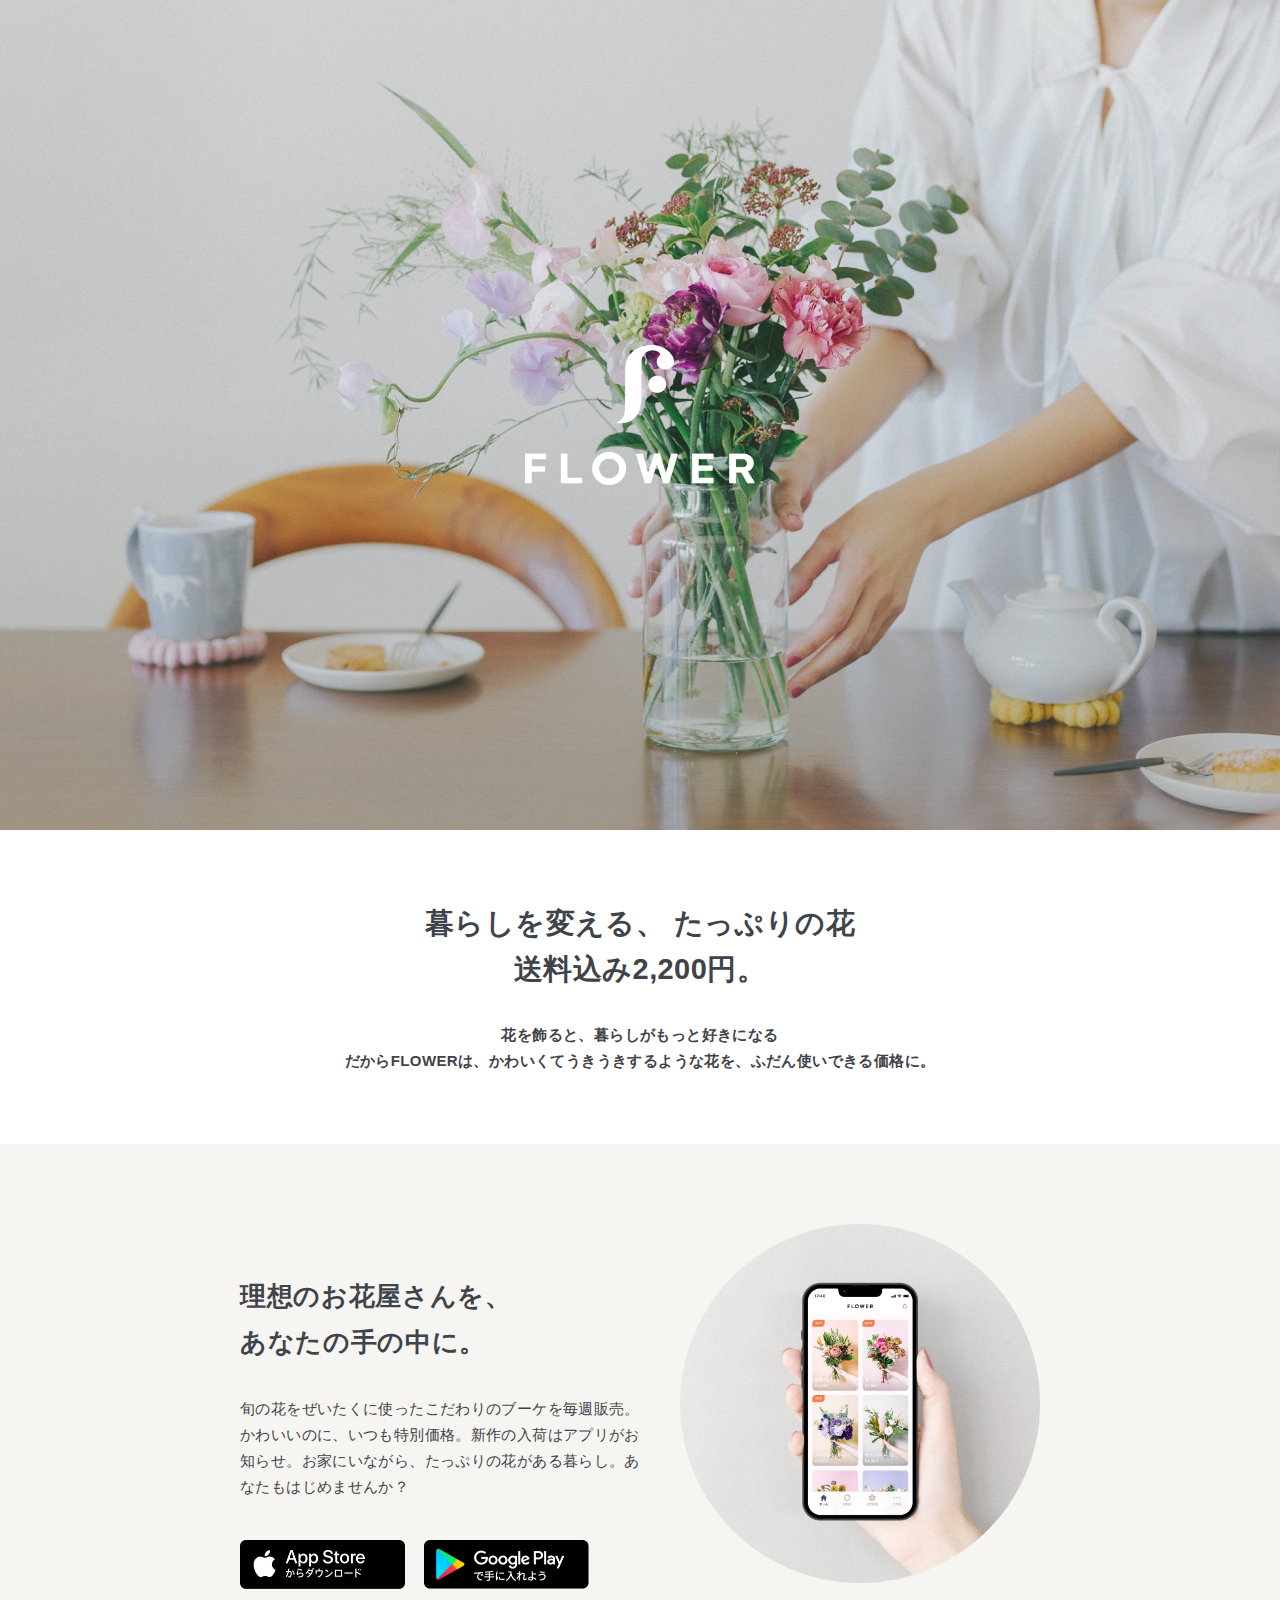
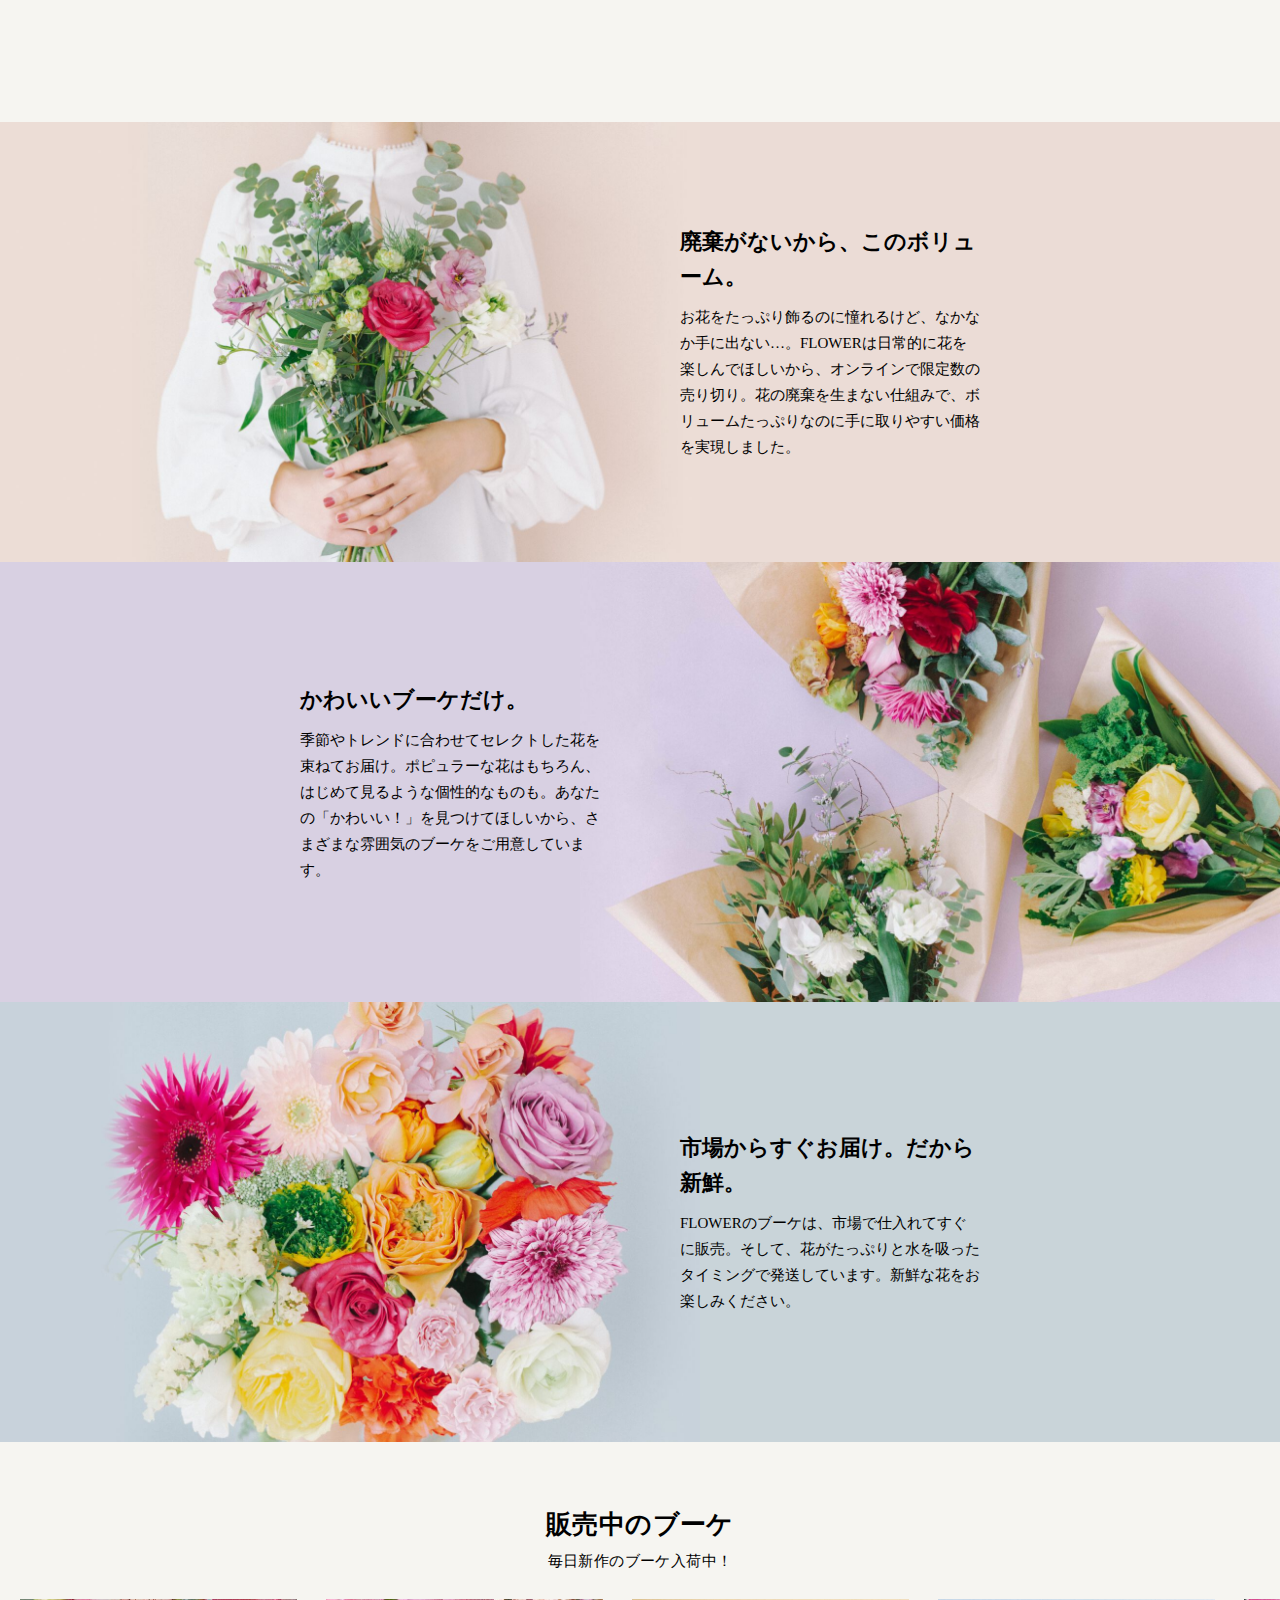
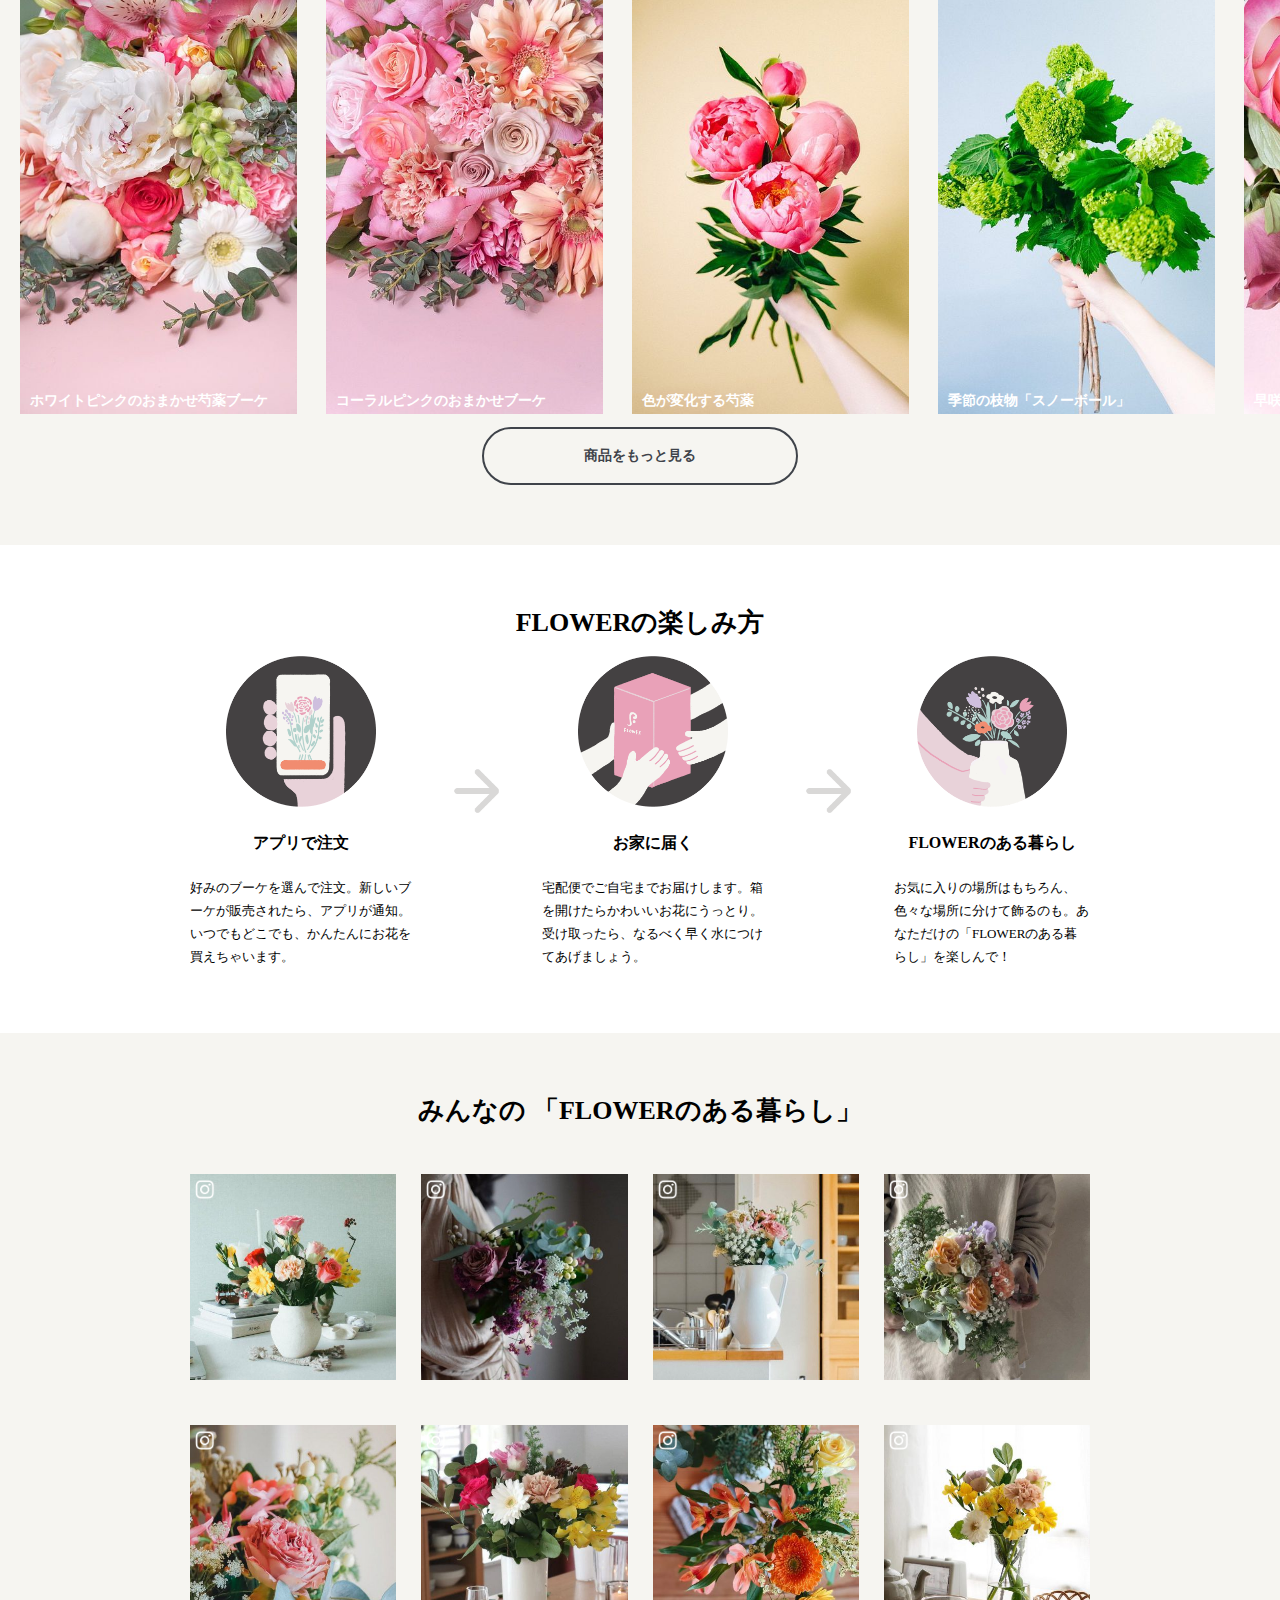
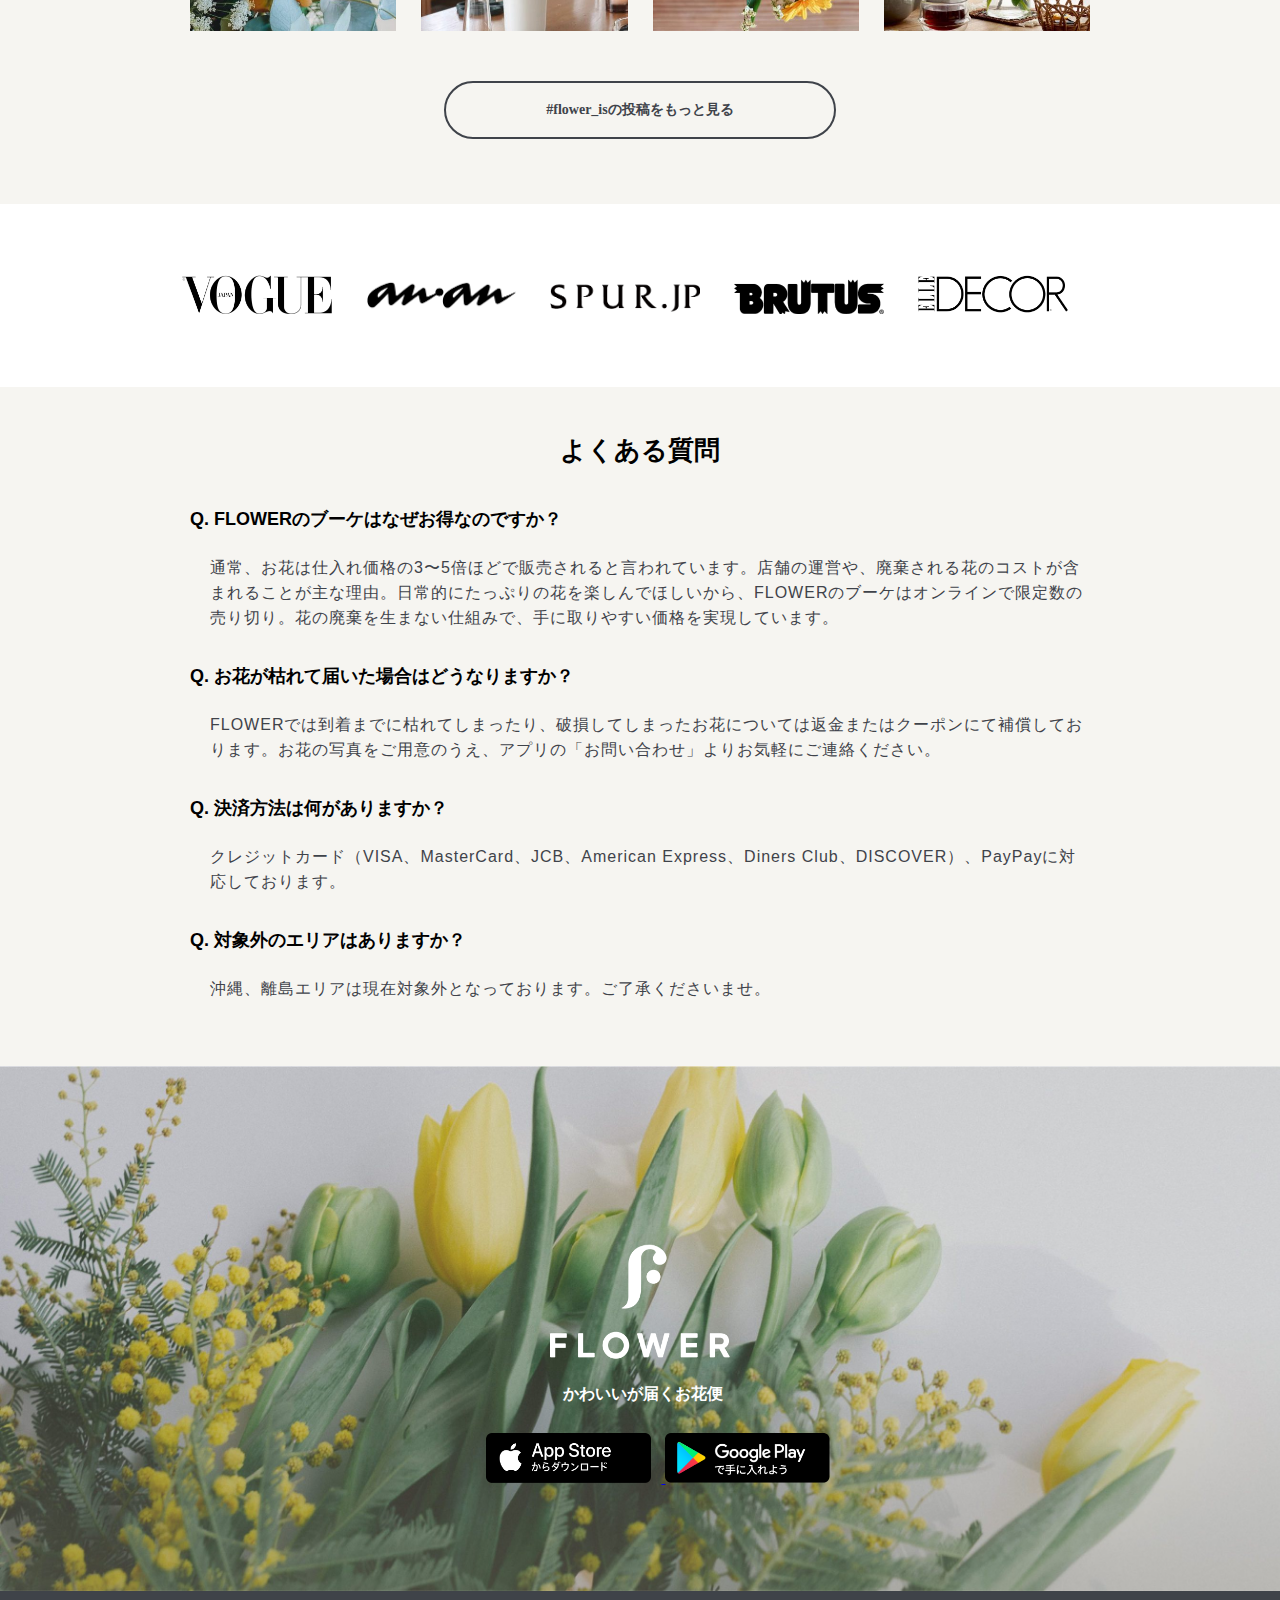
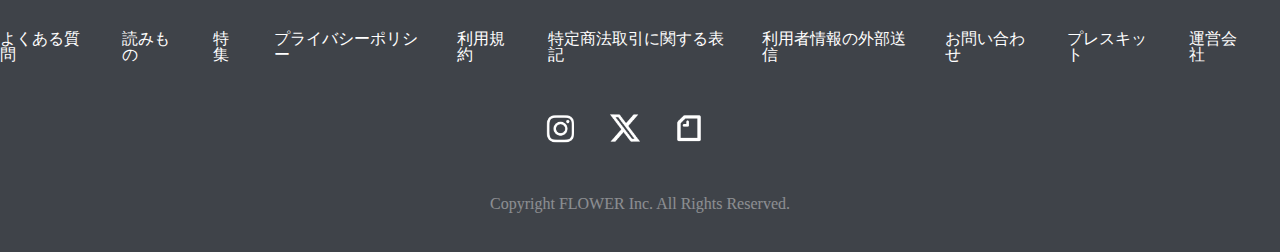
<file: 04_flower/index.html>
<!DOCTYPE html>
<html lang="en">
<head>
    <link rel="stylesheet" href="flower.css">
    <meta charset="UTF-8">
    <meta name="viewport" content="width=device-width, initial-scale=1.0">
    <title>FLOWER</title>
</head>
<body>
    <header>
        <div class="header-logo">
            <img src="logo-64a9e08571ea8941694f2828e0aa1253e037e5273c3cfa37a457430294c33951.png">
        </div>
    </header>

    <div class="lead">
        <h1 class="heading">
            暮らしを変える、 たっぷりの花</br>
            送料込み2,200円。
        </h1>
        <p class="lead-p">
            花を飾ると、暮らしがもっと好きになる</br>
            だからFLOWERは、かわいくてうきうきするような花を、ふだん使いできる価格に。
        </p>
    </div>

    <div class="app">
        <div class="container">
            <div class="icon">
                <img src="app_main-68afa5d1168e680371b5f540529cd4eb837df4ce3d64542c8bfb72cd331e30d5.png">
            </div>

            <h2 class="heading2">
                理想のお花屋さんを、<br class="br-pc">
                あなたの手の中に。
            </h2>
            <p class="p2">
                旬の花をぜいたくに使ったこだわりのブーケを毎週販売。かわいいのに、いつも特別価格。新作の入荷はアプリがお知らせ。お家にいながら、たっぷりの花がある暮らし。あなたもはじめませんか？
            </p>
            <div class="apps">
                <a href="#"><img src="badge_appstore-aa5732ead0a2b6b813f0c430a31fca83af568312b80babc176583ec27d7de971.png"></a>
                <a href="#"><img src="badge_googleplaystore-583c4db9359eb3b8f492696dfe9646409a115dc22ae5a2252aa93627430d8af5.png"></a>
            </div>
            
        </div>
    </div>

    <section class="contents bg1">
        <img src="feature_img01-ec5a4fa540925093856a4600b9282663182201861ed3911f4dffad533dfbb207.jpg" class="contents-img">
        <div class="contents-text">
            <h2>廃棄がないから、このボリューム。</h2>
            <p>お花をたっぷり飾るのに憧れるけど、なかなか手に出ない…。FLOWERは日常的に花を楽しんでほしいから、オンラインで限定数の売り切り。花の廃棄を生まない仕組みで、ボリュームたっぷりなのに手に取りやすい価格を実現しました。</p>
        </div>
    </section>

    <section class="contents reverse bg2">
        <img src="feature_img02-73bb336631873b3edbb4e57f40a89a6ff353ff0d0b94a5feca71457431d5d127.jpg" class="contents-img">
        <div class="contents-text">
            <h2>かわいいブーケだけ。</h2>
            <p>季節やトレンドに合わせてセレクトした花を束ねてお届け。ポピュラーな花はもちろん、はじめて見るような個性的なものも。あなたの「かわいい！」を見つけてほしいから、さまざまな雰囲気のブーケをご用意しています。</p>
        </div>
    </section>

   <section class="contents bg3">
    <img src="feature_img03-3b55fd1033c0d74d2c0a7eb96e18b021b26f5dd9c26818ce0644d510472f76b5.jpg" class="contents-img">
    <div class="contents-text">
        <h2>市場からすぐお届け。だから新鮮。</h2>
        <p>FLOWERのブーケは、市場で仕入れてすぐに販売。そして、花がたっぷりと水を吸ったタイミングで発送しています。新鮮な花をお楽しみください。</p>
    </div>
   </section>

    <div class="bouquet">
        <div class="bouquet-txt">
            <h2>販売中のブーケ</h2>
            <p>毎日新作のブーケ入荷中！</p>
        </div>
        <div class="bouquet-list">
            <a href="#">
                <div class="bouquet-item">
                    <img src="medium_8b627dcb-c406-46ad-9d23-cf20d1fbec38.jpg" alt="画像1">
                    <p class="caption">ホワイトピンクのおまかせ芍薬ブーケ</p>

                </div>
            </a>
                
            <a href="#">
                <div class="bouquet-item">
                    <img src="medium_0e528926-6bbc-4792-a2a9-7eba66e55032.jpg" alt="画像2">
                    <p class="caption">コーラルピンクのおまかせブーケ</p>

                </div>
            </a>

            <a href="#">
                <div class="bouquet-item">
                    <img src="medium_3cd1dfd7-8d5c-4d84-af28-4b8b74da8dd9.jpg" alt="画像3">
                    <p class="caption">色が変化する芍薬</p>

                </div>
            </a>
            <a href="#">
                <div class="bouquet-item">
                    <img src="medium_5a31b861-0c7c-4d37-8d00-39cab3391959.jpg" alt="画像4">
                    <p class="caption">季節の枝物「スノーボール」</p>

                </div>
            </a>
                
            <a href="#">
                <div class="bouquet-item">
                    <img src="medium_83559238-8811-4579-80cd-f2e6881f58e8.jpg" alt="画像5">
                    <p class="caption">早咲き芍薬とピンクローズのおまかせ</p>

                </div>
            </a>

                
            <a href="#">
                <div class="bouquet-item">
                    <img src="medium_e4b70740-cc2d-450c-bbac-2ed34cdc6278.jpg" alt="画像6">
                    <p class="caption">幸せを呼ぶすずらん</p>

                </div>
            </a>

            <a href="#">
                <div class="bouquet-item">
                    <img src="medium_721a9407-7a8c-4455-8110-5c12c7e6a403.jpg" alt="画像7">
                    <p class="caption">おまかせピンクラズベリーマム</p>

                </div>
            </a>

            <a href="#">
                <div class="bouquet-item">
                    <img src="medium_304be576-d263-41a8-808c-763bdba96cd4.jpg" alt="画像8">
                    <p class="caption">【産直】今井ゆり園のブルーリリー</p>

                </div>
            </a>

            <a href="#">
                <div class="bouquet-item">
                    <img src="medium_b1488a89-8a8c-42d9-8f39-815eee3ce1ad.jpg" alt="画像9">
                    <p class="caption">母の日に贈る、ピンクのカーネーション</p>

                </div>
            </a>

            <a href="#">
                <div class="bouquet-item">
                    <img src="medium_f122fb20-51b3-465d-868a-3e2c794f1512.jpg" alt="画像10">
                    <p class="caption">ピンクアソート「芍薬」</p>

                </div>
            </a>
        
        </div>

        <div class="bouquet-a">
            <a href="#" class="more">
                商品をもっと見る
            </a>
        </div>
    </div>

    <div class="enjoy">
        <h2>FLOWERの楽しみ方</h2>
        <div class="enjoy-contents">
            <div class="enjoy-c">
                <img class="photo"  src="howtouse_thumb01-bfe880edcc99b923b1e80aae344858bb9658d24cc7778028652bb76d97dc8058.png">
                <h3>アプリで注文</h3>
                <p>好みのブーケを選んで注文。新しいブーケが販売されたら、アプリが通知。いつでもどこでも、かんたんにお花を買えちゃいます。</p>
            </div>

            <div class="enjoy-c">
                <img class="arrow" src="icon_arrow-8e5fdc46a498870d498384ed21b953eb270769be0d5d0f91e0311b0e6abace21.png">
            </div>

            <div class="enjoy-c">
                <img class="photo" src="howtouse_thumb02-0969967d693406fbab17fc81215b48c1180db3134dda96c289db04690c89b641.png">
                <h3>お家に届く</h3>
                <p>宅配便でご自宅までお届けします。箱を開けたらかわいいお花にうっとり。受け取ったら、なるべく早く水につけてあげましょう。</p>
               
            </div>

            <div class="enjoy-c">
                <img class="arrow" src="icon_arrow-8e5fdc46a498870d498384ed21b953eb270769be0d5d0f91e0311b0e6abace21.png">
            </div>

            <div class="enjoy-c">
                <img class="photo" src="howtouse_thumb03-3f880444f1dbe3ed48fc8bdde041121546439ba749fe878d608169900e0ca54b.png">
                <h3>FLOWERのある暮らし</h3>
                <p>お気に入りの場所はもちろん、色々な場所に分けて飾るのも。あなただけの「FLOWERのある暮らし」を楽しんで！</p>
            </div>
        </div>
    </div>

    <div class="flower-life">
        <h2>みんなの 「FLOWERのある暮らし」</h2>
        <div class="inst">
            <div class="inst-item">
                <a href="#">
                <img src="instagram_post01-bf81d1f9d44f1ab0e9b32d21d16bfe864fd672a32dd649cc4db1977f1c306c4a.jpg" class="ip">
                <img src="icon_instagram-cad68eaf4f8d5dffbc6aab90c98858e52b7810fb96348eef73df926171a3648d.png" class="ii">
                </a>
            </div>

            <div class="inst-item">
                <a href="#">
                <img src="instagram_post02-84fc4efea25500fc02bbd5d6195b76098860959f5d6290dc908fd6479e2399d4.jpg" class="ip">
                <img src="icon_instagram-cad68eaf4f8d5dffbc6aab90c98858e52b7810fb96348eef73df926171a3648d.png" class="ii">
                </a>
            </div>

            <div class="inst-item">
                <a href="#">
                <img src="instagram_post03-e152baa473b96a153a4d8b7f3987b5369dcfce5e53e541bf9bf888d0e1e5a37d.jpg" class="ip">
                <img src="icon_instagram-cad68eaf4f8d5dffbc6aab90c98858e52b7810fb96348eef73df926171a3648d.png" class="ii">
                </a>
            </div>

            <div class="inst-item">
                <a href="#">
                <img src="instagram_post04-b95fb662a83f9fe6ee782d775383bab323b35da2e92a37f72f7dd532e99eef20.jpg" class="ip">
                <img src="icon_instagram-cad68eaf4f8d5dffbc6aab90c98858e52b7810fb96348eef73df926171a3648d.png" class="ii">
                </a>
            </div>

            <div class="inst-item">
                <a href="#">
                <img src="instagram_post05-6adf69e03264087c99c7898bd9d7670deb78de938d0674c720be00e93ccf12de.jpg" class="ip">
                <img src="icon_instagram-cad68eaf4f8d5dffbc6aab90c98858e52b7810fb96348eef73df926171a3648d.png" class="ii">
                </a>
            </div>

            <div class="inst-item">
                <a href="#">
                <img src="instagram_post06-4e0f9e713b6054486a4c616ecf9d3d209b7599980471d907d7db095c4fdcd105.jpg" class="ip">
                <img src="icon_instagram-cad68eaf4f8d5dffbc6aab90c98858e52b7810fb96348eef73df926171a3648d.png" class="ii">
                </a>
            </div>

            <div class="inst-item">
                <a href="#">
                <img src="instagram_post07-ec0e6c8c6d484650e8153d940e984456f15c128b627caf5d2dd312803d7dbb6f.jpg" class="ip">
                <img src="icon_instagram-cad68eaf4f8d5dffbc6aab90c98858e52b7810fb96348eef73df926171a3648d.png" class="ii">
                </a>
            </div>

            <div class="inst-item">
                <a href="#">
                <img src="instagram_post08-5614e7c0303887cc3007b6e1c72b193182e95dbd8ca9b748f10eacaa74c092cb.jpg" class="ip">
                <img src="icon_instagram-cad68eaf4f8d5dffbc6aab90c98858e52b7810fb96348eef73df926171a3648d.png" class="ii">
                </a>
            </div>
            
        </div>

        <div class="bouquet-a">
            <a href="#" class="more">
                #flower_isの投稿をもっと見る
            </a>
        </div>
    </div>

    <div class="logo-list">
        <div class="logo">
            <img src="media_Vogue-57feb42260d34e40d92cbcf5d43a85125c249e02bac30b4b814b054384b72283.png">
            <img src="media_anan-eeeaca52acc321500aa887d19ad0331f4575308478abf8846ca2d00083afacb6.png">
            <img src="media_SPUR-454cca947f602345c3ead4c6498cb83c084819630ba3102779939bd927ee5bad.png">
            <img src="media_BRUTUS-46c14b90525bf96bc625e87db8faab7a139d36506afb7bc2293c00241c270f90.png">
            <img src="media_ELLEDECOR-9954d6693b0141ffcdf3b3dae6ad7dd26df8f2a46f071df968682975b8643caa.png">
        </div>
    </div>

    <div class="qa">
        <div class="qa-txt">
            <h2>よくある質問</h2>
            <h3>Q. FLOWERのブーケはなぜお得なのですか？</h3>
            <p>通常、お花は仕入れ価格の3〜5倍ほどで販売されると言われています。店舗の運営や、廃棄される花のコストが含まれることが主な理由。日常的にたっぷりの花を楽しんでほしいから、FLOWERのブーケはオンラインで限定数の売り切り。花の廃棄を生まない仕組みで、手に取りやすい価格を実現しています。</p>

            <h3>Q. お花が枯れて届いた場合はどうなりますか？</h3>
            <p>FLOWERでは到着までに枯れてしまったり、破損してしまったお花については返金またはクーポンにて補償しております。お花の写真をご用意のうえ、アプリの「お問い合わせ」よりお気軽にご連絡ください。</p>

            <h3>Q. 決済方法は何がありますか？</h3>
            <p>クレジットカード（VISA、MasterCard、JCB、American Express、Diners Club、DISCOVER）、PayPayに対応しております。
            </p>

            <h3>Q. 対象外のエリアはありますか？</h3>
            <p>沖縄、離島エリアは現在対象外となっております。ご了承くださいませ。</p>
        </div>

    </div>

    <div class="app2">
        <div class="app-logo">
            <img src="logo-64a9e08571ea8941694f2828e0aa1253e037e5273c3cfa37a457430294c33951.png">

        </div>
        
        <p>かわいいが届くお花便</p>

        <div class="apps2">
            <a href="#">
            <img src="badge_appstore-aa5732ead0a2b6b813f0c430a31fca83af568312b80babc176583ec27d7de971.png">
            </a>
            <a href="#">
            <img src="badge_googleplaystore-583c4db9359eb3b8f492696dfe9646409a115dc22ae5a2252aa93627430d8af5.png">
            </a>
        </div>

    </div>

    <footer>
        <div class="footer-list">
            <ul>
                <li><a href="#">よくある質問</a></li>
                <li><a href="#">読みもの</a></li>
                <li><a href="#">特集</a></li>
                <li><a href="#">プライバシーポリシー</a></li>
                <li><a href="#">利用規約</a></li>
                <li><a href="#">特定商法取引に関する表記</a></li>
                <li><a href="#">利用者情報の外部送信</a></li>
                <li><a href="#">お問い合わせ</a></li>
                <li><a href="#">プレスキット</a></li>
                <li><a href="#">運営会社</a></li>
            </ul>
        </div>

        <div class="footer-logo">
            <a href="#"><img src="icon_instagram-cad68eaf4f8d5dffbc6aab90c98858e52b7810fb96348eef73df926171a3648d.png"></a>
            <a href="#"><img src="icon_x-83acfa48f1d9cea7ee4b57695d88f5a2c70cec42d2bd7475ca18858d0c6b6a16.png"></a>
            <a href="#"><img src="icon_note-c7f6c004e07148e978c001d827adcfe6c1b23d7b1da968a290f62a17ebdf073c.png"></a>
        </div>

        <p>Copyright FLOWER Inc. All Rights Reserved.</p>
    </footer>

</body>
</html>
</file>
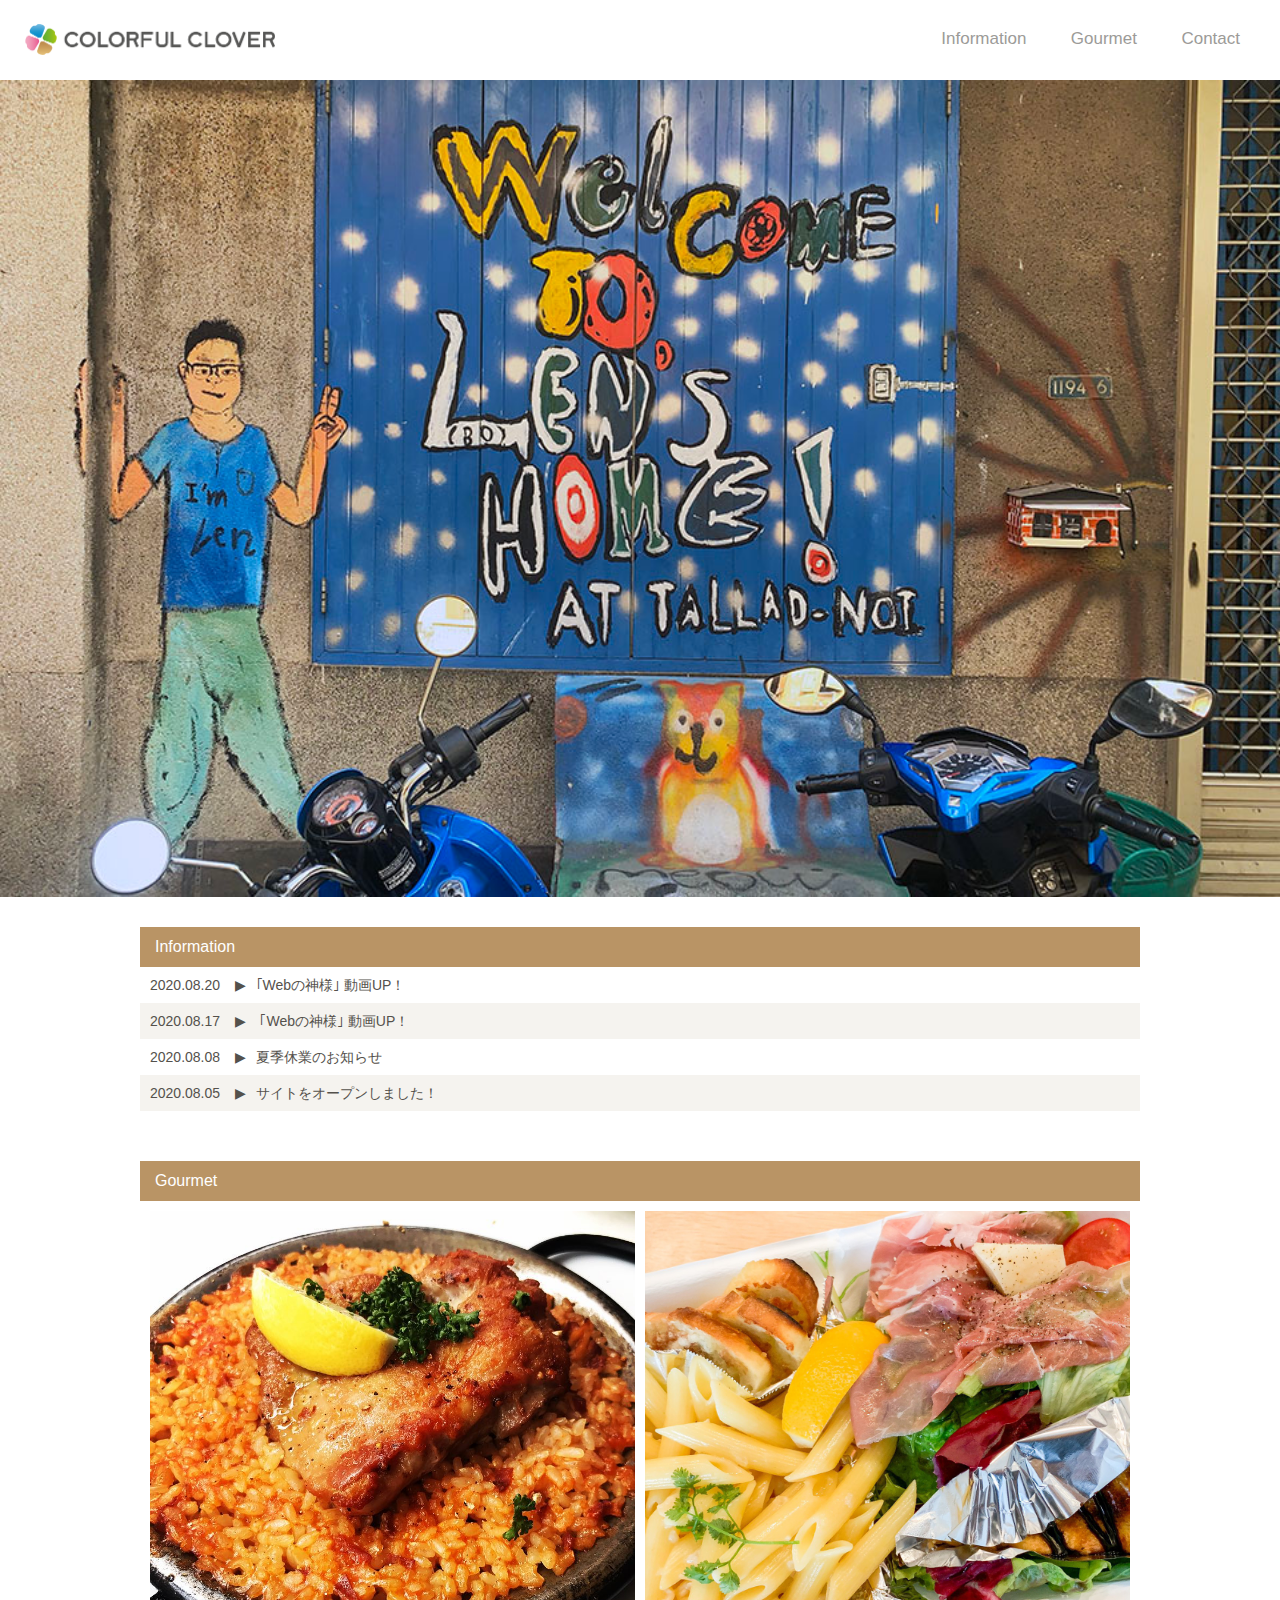
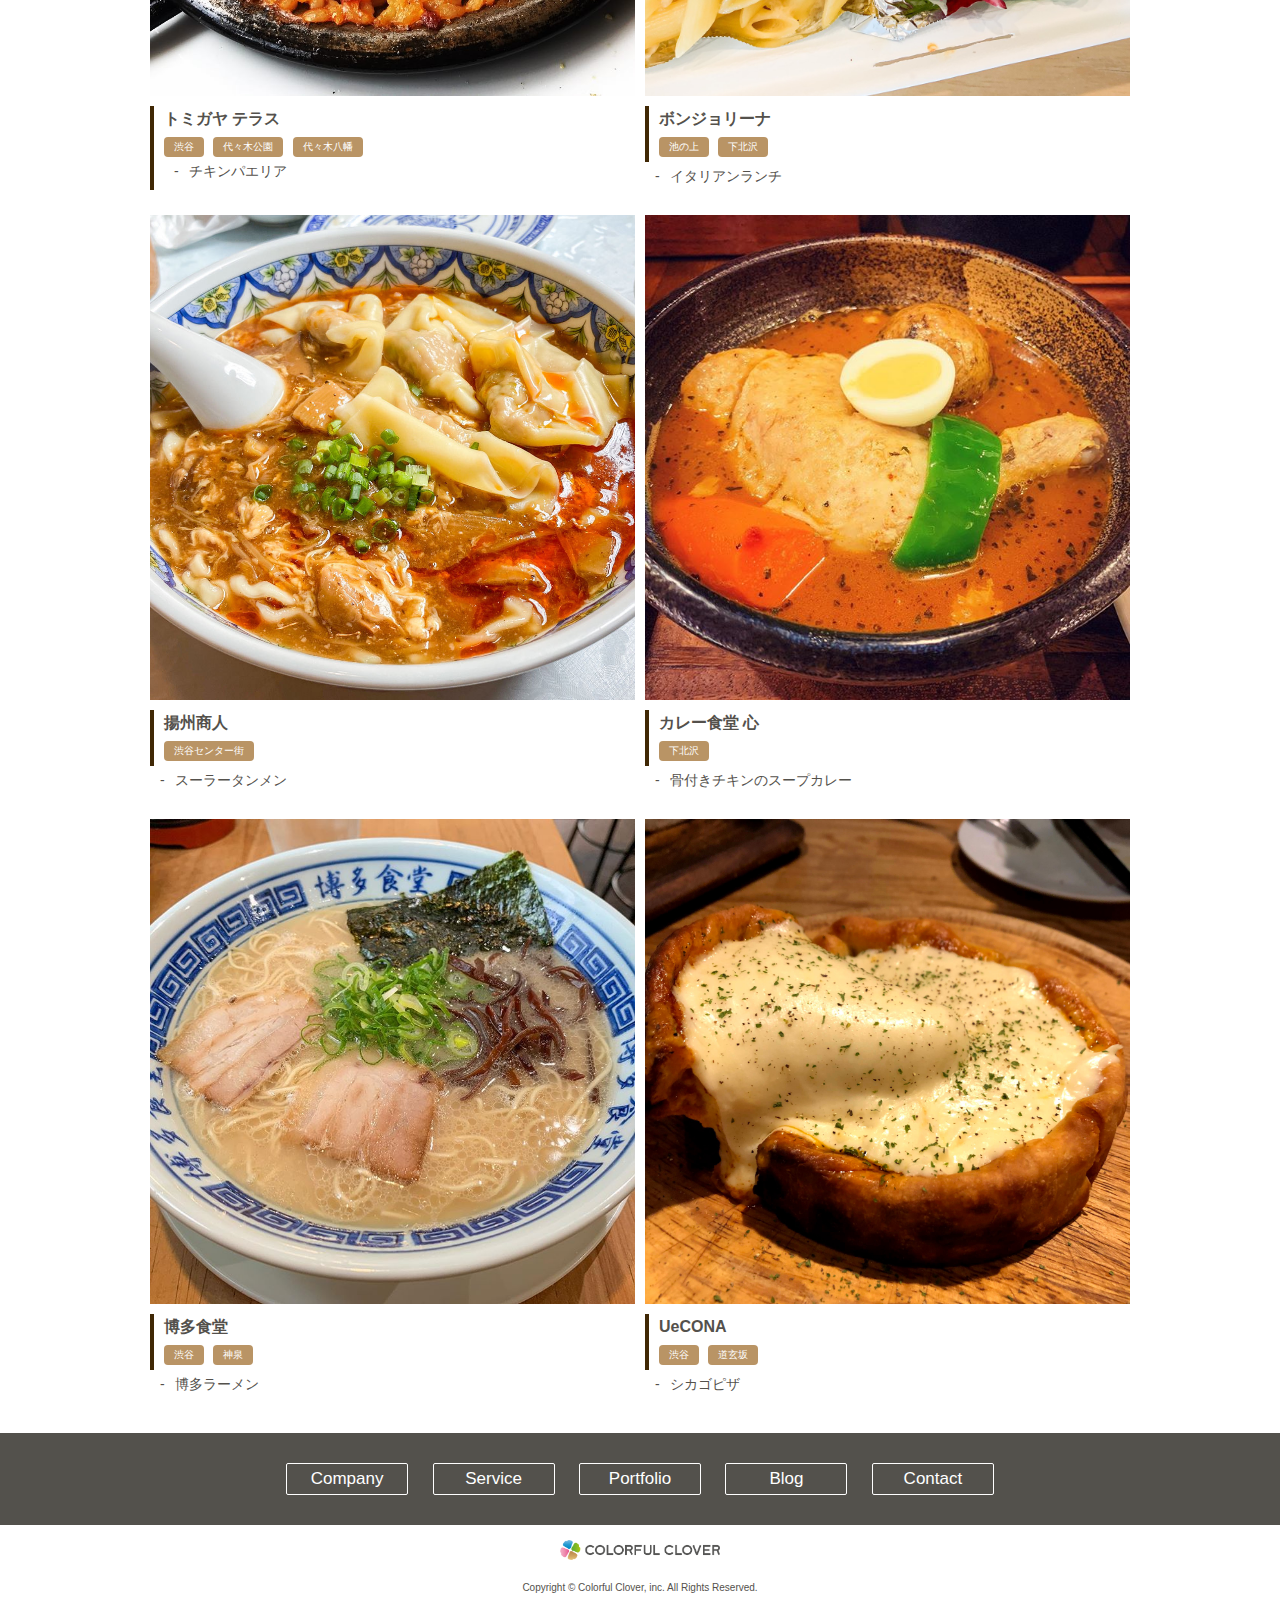
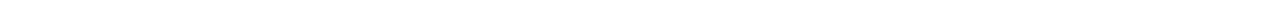
<file: 05 colorful/index.html>
<!DOCTYPE html>
<html lang="en">
<head>
    <link rel="stylesheet" href="colorful.css">
    <meta charset="UTF-8">
    <meta name="viewport" content="width=device-width, initial-scale=1.0">
    <title>Document</title>
</head>
<body>
    <header>
        <h1 class="logo">
            <a href="#"><img src="logo.png"></a>
            
        </h1>
            <nav>
                <ul>
                    <li><a href="#">Information</a></li>
                    <li><a href="#">Gourmet</a></li>
                    <li><a href="#">Contact</a></li>
                </ul>
            </nav>
        
    </header>

    <div class="key_visual">
        <img src="img_bg.jpg">
    </div>

    <main>
        <section class="information">
            <h2>Information</h2>
            <ul>
                <li>
                    <time datetime="2020-08-20">2020.08.20</time>
                    <p>｢Webの神様｣ 動画UP！</p>
                </li>

                <li>
                    <time datetime="2020-08-17">2020.08.17</time>
                    <p> ｢Webの神様｣ 動画UP！</p>
                </li>

                <li>
                    <time datetime="2020-08-08">2020.08.08</time>
                    <p>夏季休業のお知らせ</p>
                </li>

                <li>
                    <time datetime="2020-08-05">2020.08.05</time>
                    <p>サイトをオープンしました！</p>
                </li>
            </ul>
        </section>

        <section class="gourmet">
            <h2>Gourmet</h2>
        </section>
       <div class="container">
       <article>
        <figure><img src="img_top01.jpg" alt="チキンパエリア"></figure>
        <div class="box_ttl">
        <h3>トミガヤ テラス</h3>
        <ul class="area">
            <li>渋谷</li>
            <li>代々木公園</li>
            <li>代々木八幡</li>
        </ul>
        <p>チキンパエリア</p>
       </article>
       

       <article>
        <figure><img src="mg_top02.jpg" alt="イタリアンランチ"></figure>
        <div class="box_ttl">
        <h3>ボンジョリーナ</h3>
        <ul class="area">
            <li>池の上</li>
            <li>下北沢</li>
        </ul>
        </div>
        <p>イタリアンランチ</p>
       </article>

       <article>
        <figure><img src="img_top03.jpg" alt="スーラータンメン"></figure>
        <div class="box_ttl">
        <h3>揚州商人</h3>
        <ul class="area">
            <li>渋谷センター街</li>
        </ul>
        </div>
        <p>スーラータンメン</p>
       </article>

       <article>
        <figure><img src="img_top04.jpg" alt="骨付きチキンのスープカレー"></figure>
        <div class="box_ttl">
        <h3>カレー食堂 心</h3>
        <ul class="area">
            <li>下北沢</li>
        </ul>
        </div>
        <p>骨付きチキンのスープカレー</p>
       </article>
       
       <article>
        <figure><img src="img_top05.jpg" alt="博多ラーメン"></figure>
        <div class="box_ttl">
        <h3>博多食堂</h3>
        <ul class="area">
            <li>渋谷</li>
            <li>神泉</li>
        </ul>
        </div>
        <p>博多ラーメン</p>
       </article>

       <article>
        <figure><img src="img_top06.jpg" alt="シカゴピザ"></figure>
        <div class="box_ttl">
        <h3>UeCONA</h3>
        <ul class="area">
            <li>渋谷</li>
            <li>道玄坂</li>
        </ul>
        </div>
        <p>シカゴピザ</p>
       </article>
       </div>
    </main>

    <footer>
        <ul>
            <li><a href="#">Company</a></li>
            <li><a href="#">Service</a></li>
            <li><a href="#">Portfolio</a></li>
            <li><a href="#">Blog</a></li>
            <li><a href="#">Contact</a></li>
        </ul>

        <p class="logo"><a href="#"><img src="logo.png" alt="colorful clover"></a></p>
        <p><small>Copyright © Colorful Clover, inc. All Rights Reserved.</small></p>
    </footer>

</body>
</html>
</file>
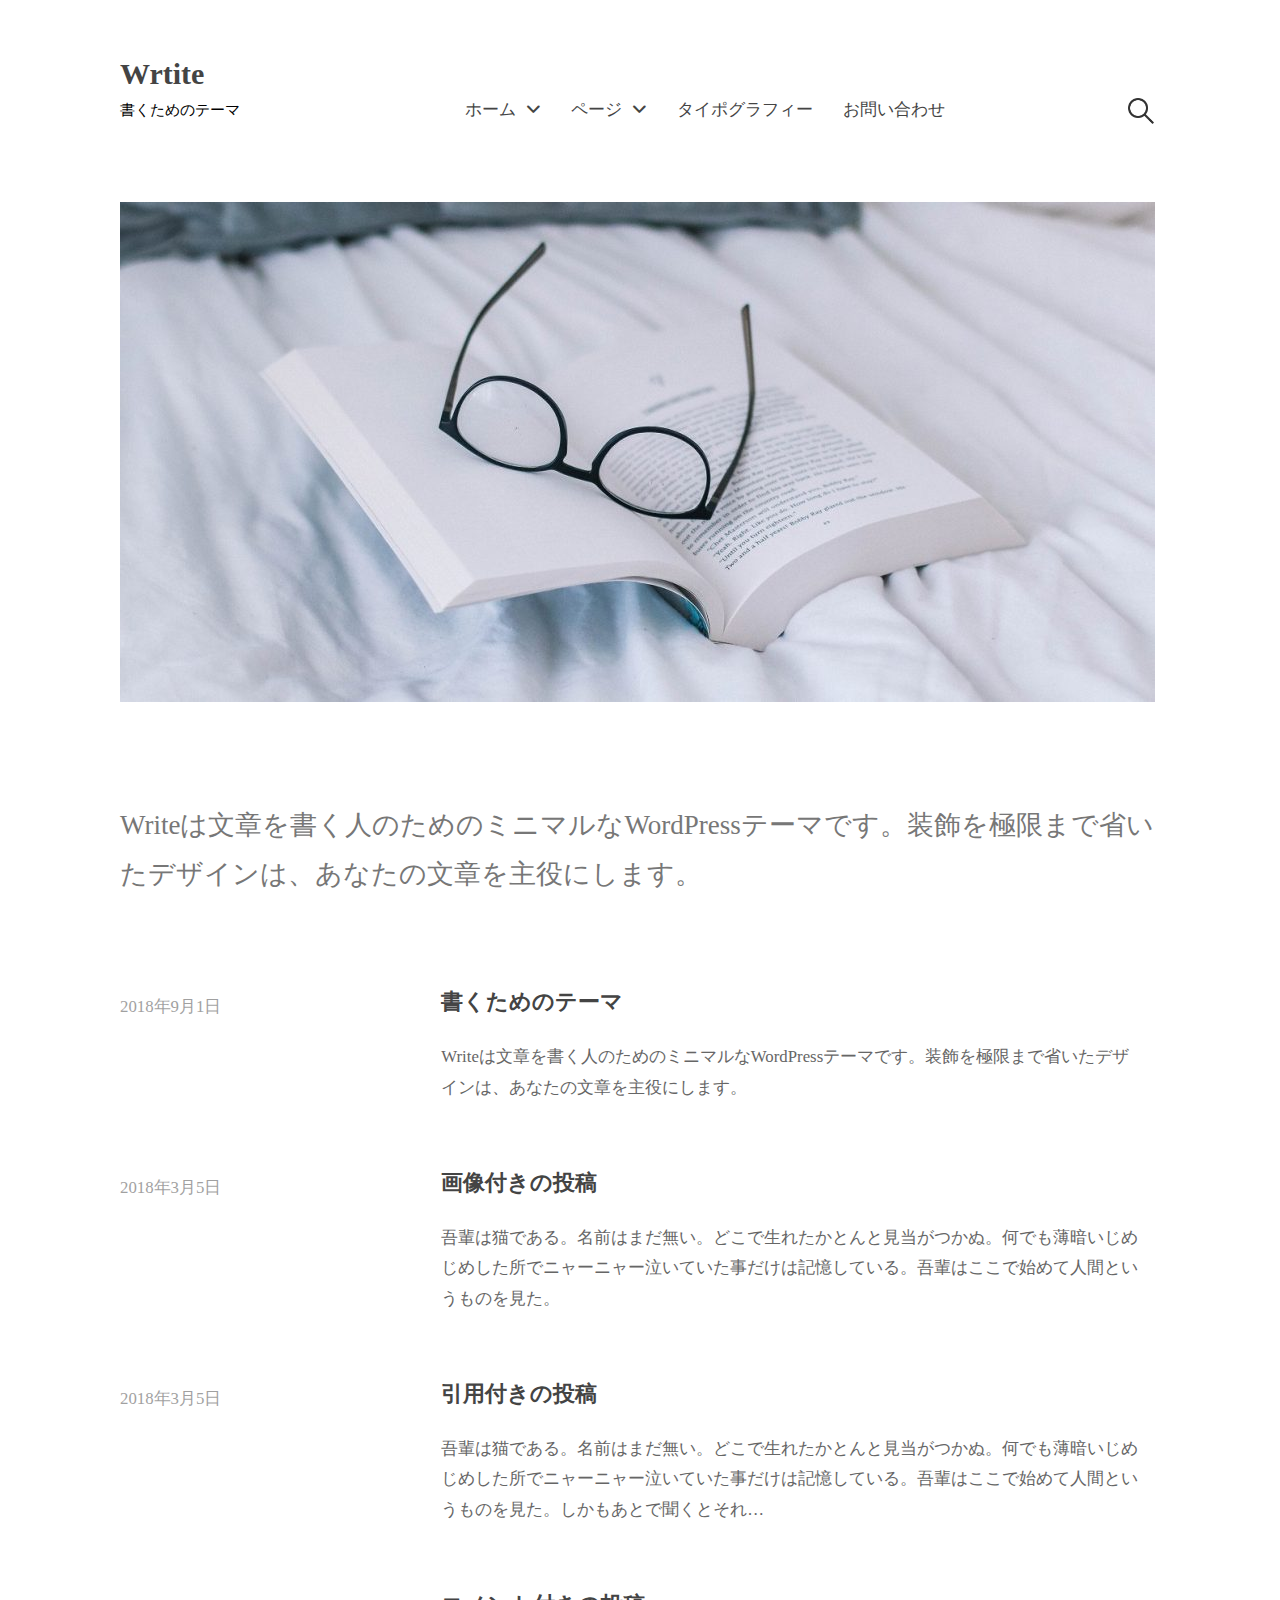
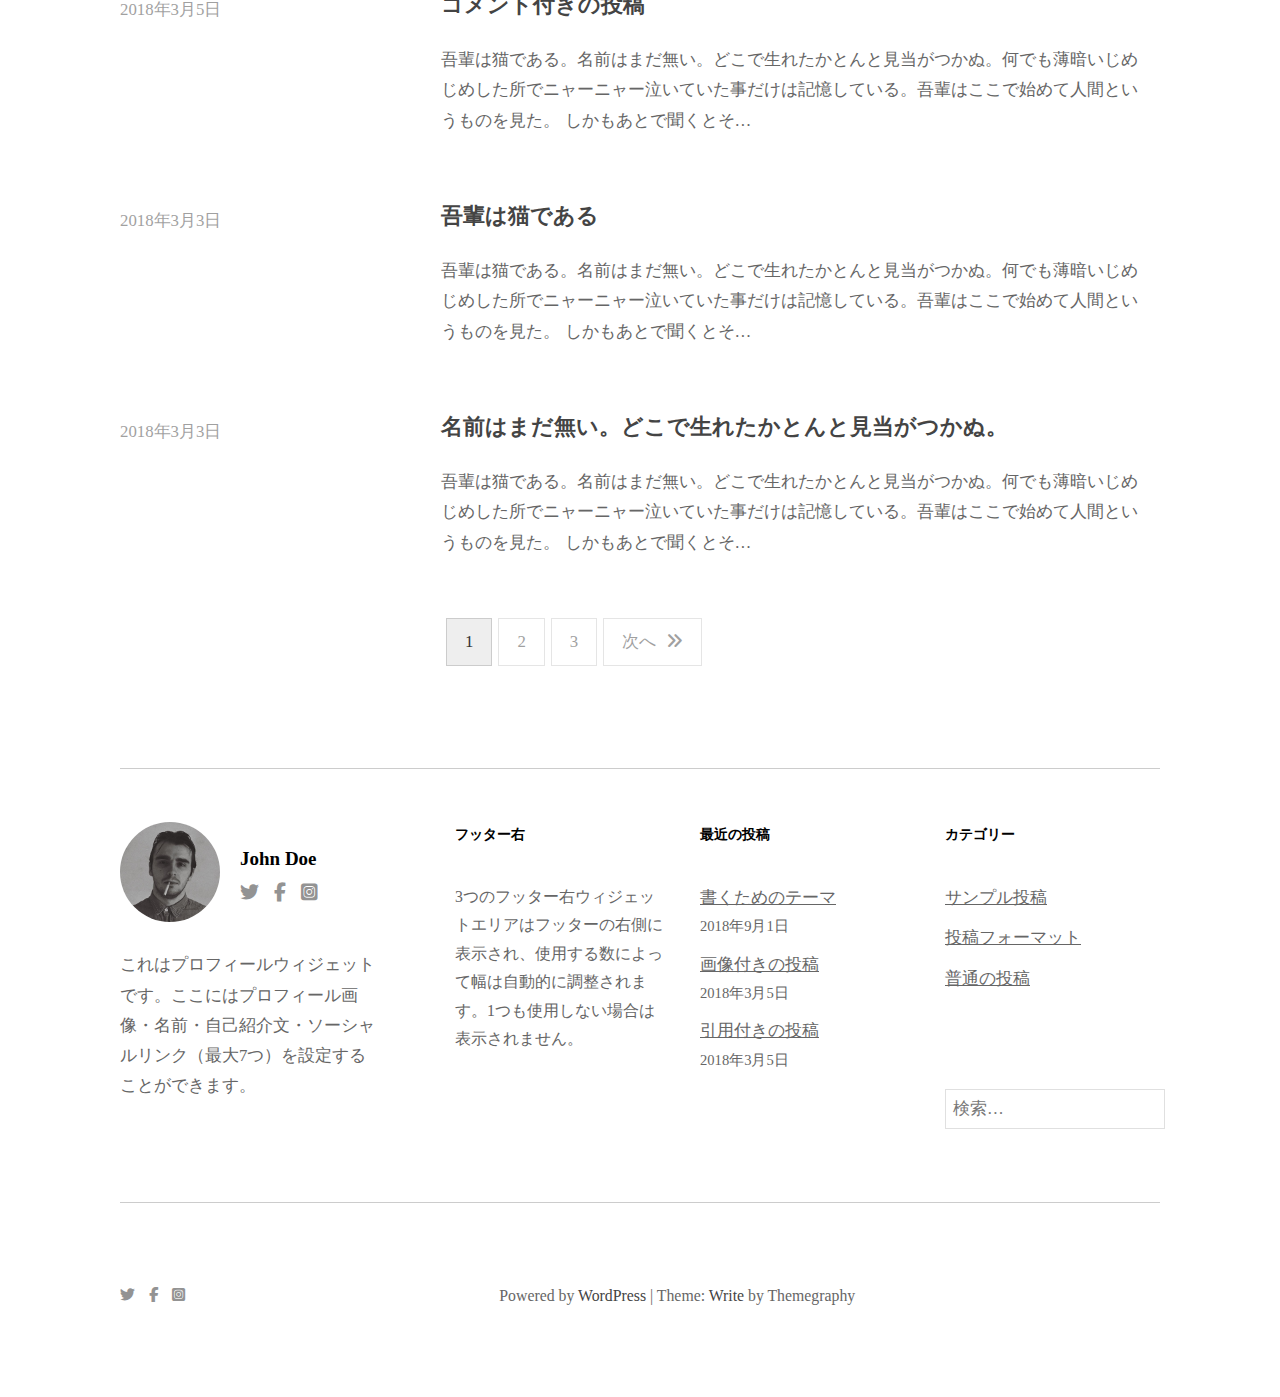
<file: 01 write/practice.html>
<!DOCTYPE html>
<html lang="en">
<head>
    <link rel="stylesheet" href="practice.css">
    <meta charset="UTF-8">
    <meta name="viewport" content="width=device-width, initial-scale=1.0">
    <title>Write</title>
    <link rel="stylesheet" href="https://cdnjs.cloudflare.com/ajax/libs/font-awesome/6.5.1/css/all.min.css">
</head>
<body>
    <header>
        <div class="container">
            <div class="header-left">
                <h1><a href="#">Wrtite</a></h1>
                <p>書くためのテーマ</p>
            </div>
            <div class="header-right">
                <div class="header-nav">
                    <ul class="gnav">
                        <li><a href="#">ホーム<span class="fas fa-angle-down"></span></a>
                         <ul>
                            <li><a href="/">→カスタマイズ</a></li>
                         </ul>
                        </li>
                        <li><a href="#">ページ<span class="fas fa-angle-down"></span></a>
                          <ul>
                            <li><a href="/">アイキャッチ画像なしのページ</a></li>
                            <li><a href="/">ページ（全幅テンプレート）</a></li>
                          </ul>
                        </li>
                        <li><a href="#">タイポグラフィー</a></li>
                        <li><a href="#">お問い合わせ</a></li>
                    </ul>
                </div>
                <div class="search-wrapper">
                    <form action="">
                        <input class="search" name="q" type="text" placeholder="検索…">

                    </form>
                </div>
            </div>
           
        </div>
        
    </header>

    <div class="top-wrapper">
        <div class="container">
            <img src="cropped-nicole-honeywill-730102-unsplash.jpg">
            <p>Writeは文章を書く人のためのミニマルなWordPressテーマです。装飾を極限まで省いたデザインは、あなたの文章を主役にします。</p>
        </div>
    </div>

    <div class="main-wrapper">
        <div class="container">
            <div class="text-box">
                <div class="date">
                    <p><a href="#">2018年9月1日</a></p>
                </div>
                <div class="textarea">
                    <h1 class="text-heading"><a href="#">書くためのテーマ</a></h1>
                    <p class="text">Writeは文章を書く人のためのミニマルなWordPressテーマです。装飾を極限まで省いたデザインは、あなたの文章を主役にします。</p>
                </div>
            </div>

            <div class="text-box">
                <div class="date">
                    <p><a href="#">2018年3月5日</a></p>
                </div>
                <div class="textarea">
                    <h1 class="text-heading"><a href="#">画像付きの投稿</a></h1>
                    <p class="text">吾輩は猫である。名前はまだ無い。どこで生れたかとんと見当がつかぬ。何でも薄暗いじめじめした所でニャーニャー泣いていた事だけは記憶している。吾輩はここで始めて人間というものを見た。</p>
                </div>
            </div>

            <div class="text-box">
                <div class="date">
                    <p><a href="#">2018年3月5日</a></p>
                </div>
                <div class="textarea">
                    <h1 class="text-heading"><a href="#">引用付きの投稿</a></h1>
                    <p class="text">吾輩は猫である。名前はまだ無い。どこで生れたかとんと見当がつかぬ。何でも薄暗いじめじめした所でニャーニャー泣いていた事だけは記憶している。吾輩はここで始めて人間というものを見た。しかもあとで聞くとそれ…</p>
                </div>
            </div>

            <div class="text-box">
                <div class="date">
                    <p><a href="#">2018年3月5日</a></p>
                </div>
                <div class="textarea">
                    <h1 class="text-heading"><a href="#">コメント付きの投稿</a></h1>
                    <p class="text">吾輩は猫である。名前はまだ無い。どこで生れたかとんと見当がつかぬ。何でも薄暗いじめじめした所でニャーニャー泣いていた事だけは記憶している。吾輩はここで始めて人間というものを見た。 しかもあとで聞くとそ…</p>
                </div>
            </div>

            <div class="text-box">
                <div class="date">
                    <p><a href="#">2018年3月3日</a></p>
                </div>
                <div class="textarea">
                    <h1 class="text-heading"><a href="#">吾輩は猫である</a></h1>
                    <p class="text">吾輩は猫である。名前はまだ無い。どこで生れたかとんと見当がつかぬ。何でも薄暗いじめじめした所でニャーニャー泣いていた事だけは記憶している。吾輩はここで始めて人間というものを見た。 しかもあとで聞くとそ…</p>
                </div>
            </div>

            <div class="text-box">
                <div class="date">
                    <p><a href="#">2018年3月3日</a></p>
                </div>
                <div class="textarea">
                    <h1 class="text-heading"><a href="#">名前はまだ無い。どこで生れたかとんと見当がつかぬ。</a></h1>
                    <p class="text">吾輩は猫である。名前はまだ無い。どこで生れたかとんと見当がつかぬ。何でも薄暗いじめじめした所でニャーニャー泣いていた事だけは記憶している。吾輩はここで始めて人間というものを見た。 しかもあとで聞くとそ…</p>
                </div>
            </div>
            
            <ul class="page-list">
                <li class="this">1</li>
                <li><a href="#">2</a></li>
                <li><a href="#">3</a></li>
                <li><a href="#">次へ<span class="fas fa-angle-double-right"></span></a></li>
                
            </ul>
        </div>
    </div>

    <div class="profile-wrapper">
        <div class="container">
            <div class="profile">
                <img class="photo" src="profile-m.png">
                <div class="profile-heading">
                    <h1>John Doe</h1>
                    <a href="#"><i class="fab fa-twitter"></i></a>
                    <a href="#"><i class="fab fa-facebook-f"></i></a>
                    <a href="#"><i class="fab fa-instagram-square"></i></a>
                </div>
                <div class="profile-text">
                    <p>これはプロフィールウィジェットです。ここにはプロフィール画像・名前・自己紹介文・ソーシャルリンク（最大7つ）を設定することができます。</p>
                </div>
            </div>
            <div class="sub-menu">
                <div class="sub">
                    <h2 class="sub-heading">フッター右</h2>
                    <p class="sub-text">3つのフッター右ウィジェットエリアはフッターの右側に表示され、使用する数によって幅は自動的に調整されます。1つも使用しない場合は表示されません。</p>
                </div>
                <div class="sub">
                    <h2 class="sub-heading">最近の投稿</h2>
                    <ul class="sub1">
                        <li><a href="#">書くためのテーマ</a></li>
                        <p>2018年9月1日</p>
                        <li><a href="#">画像付きの投稿</a></li>
                        <p>2018年3月5日</p>
                        <li><a href="#">引用付きの投稿</a></li>
                        <p>2018年3月5日</p>
                    </ul>
                </div>
                <div class="sub">
                    <h2 class="sub-heading">カテゴリー</h2>
                    <ul class="sub2">
                        <li><a href="#">サンプル投稿</a></li>
                        <li><a href="#">投稿フォーマット</a></li>
                        <li><a href="#">普通の投稿</a></li>
                    </ul>
                    <input class="sub-input" type="search" placeholder="検索…">
                </div>
            </div>
        </div>
    </div>

    <footer>
        <div class="container">
            <div class="footer-icon">
                    <a href="#"><i class="fab fa-twitter"></i></a>
                    <a href="#"><i class="fab fa-facebook-f"></i></a>
                    <a href="#"><i class="fab fa-instagram-square"></i></a>
            </div>
            <div class="footer-logo">
                <p>Powered by <span><a href="#">WordPress</a></span> | Theme: <span><a href="#">Write</a></span> by Themegraphy</p>
            </div>
        </div>
    </footer>
</body>
</html>
</file>
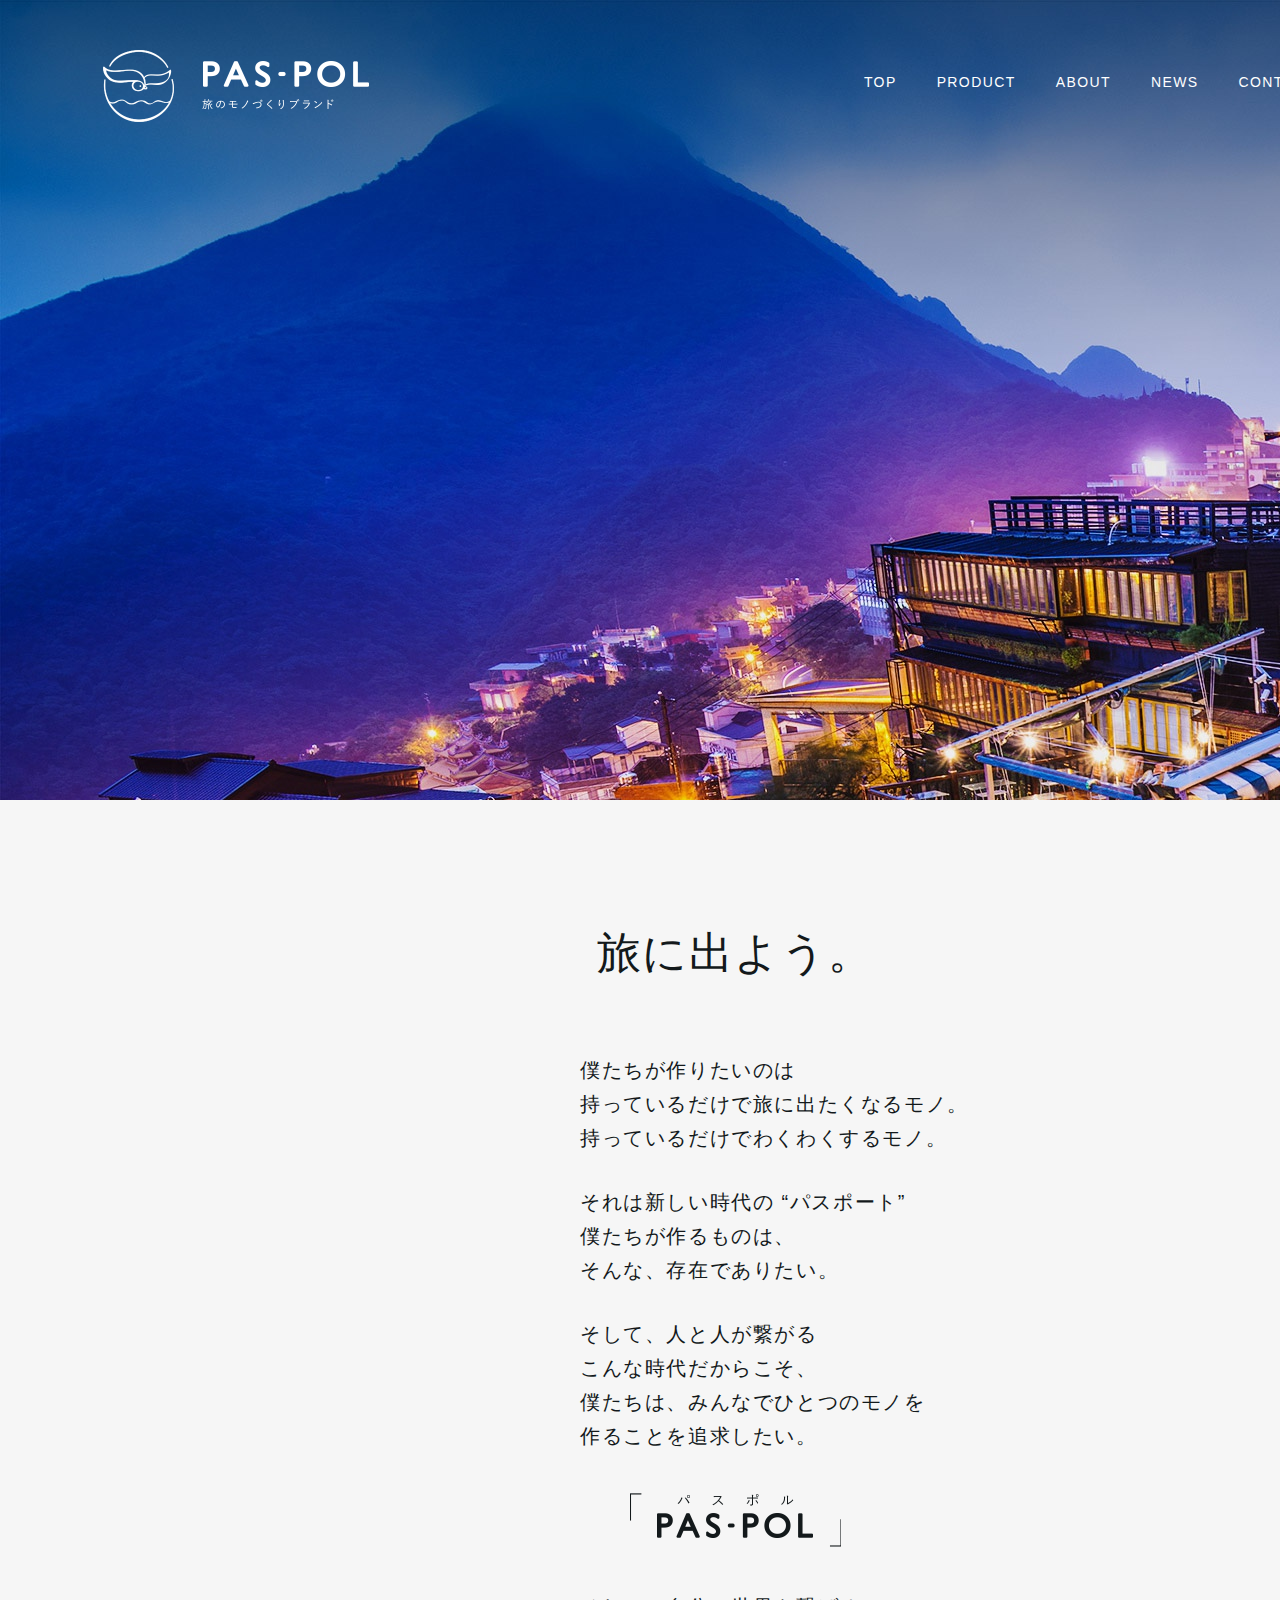
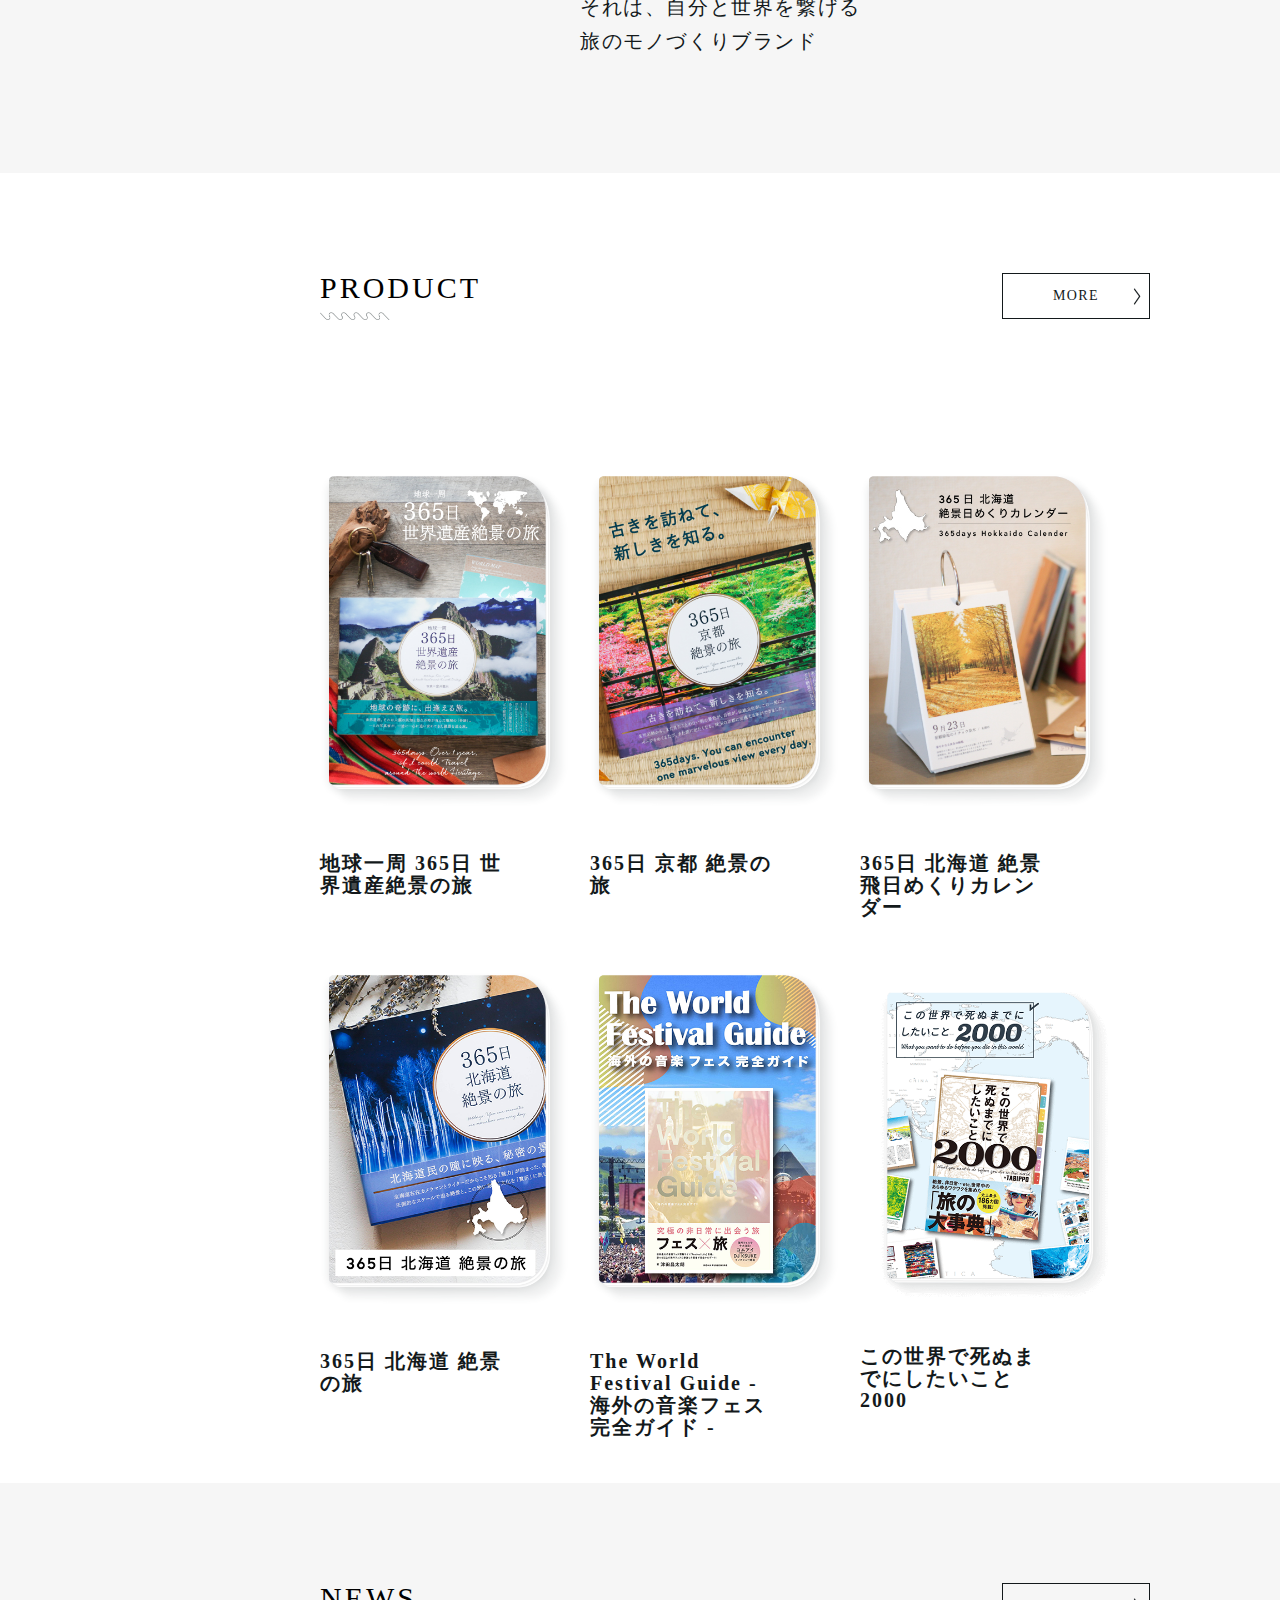
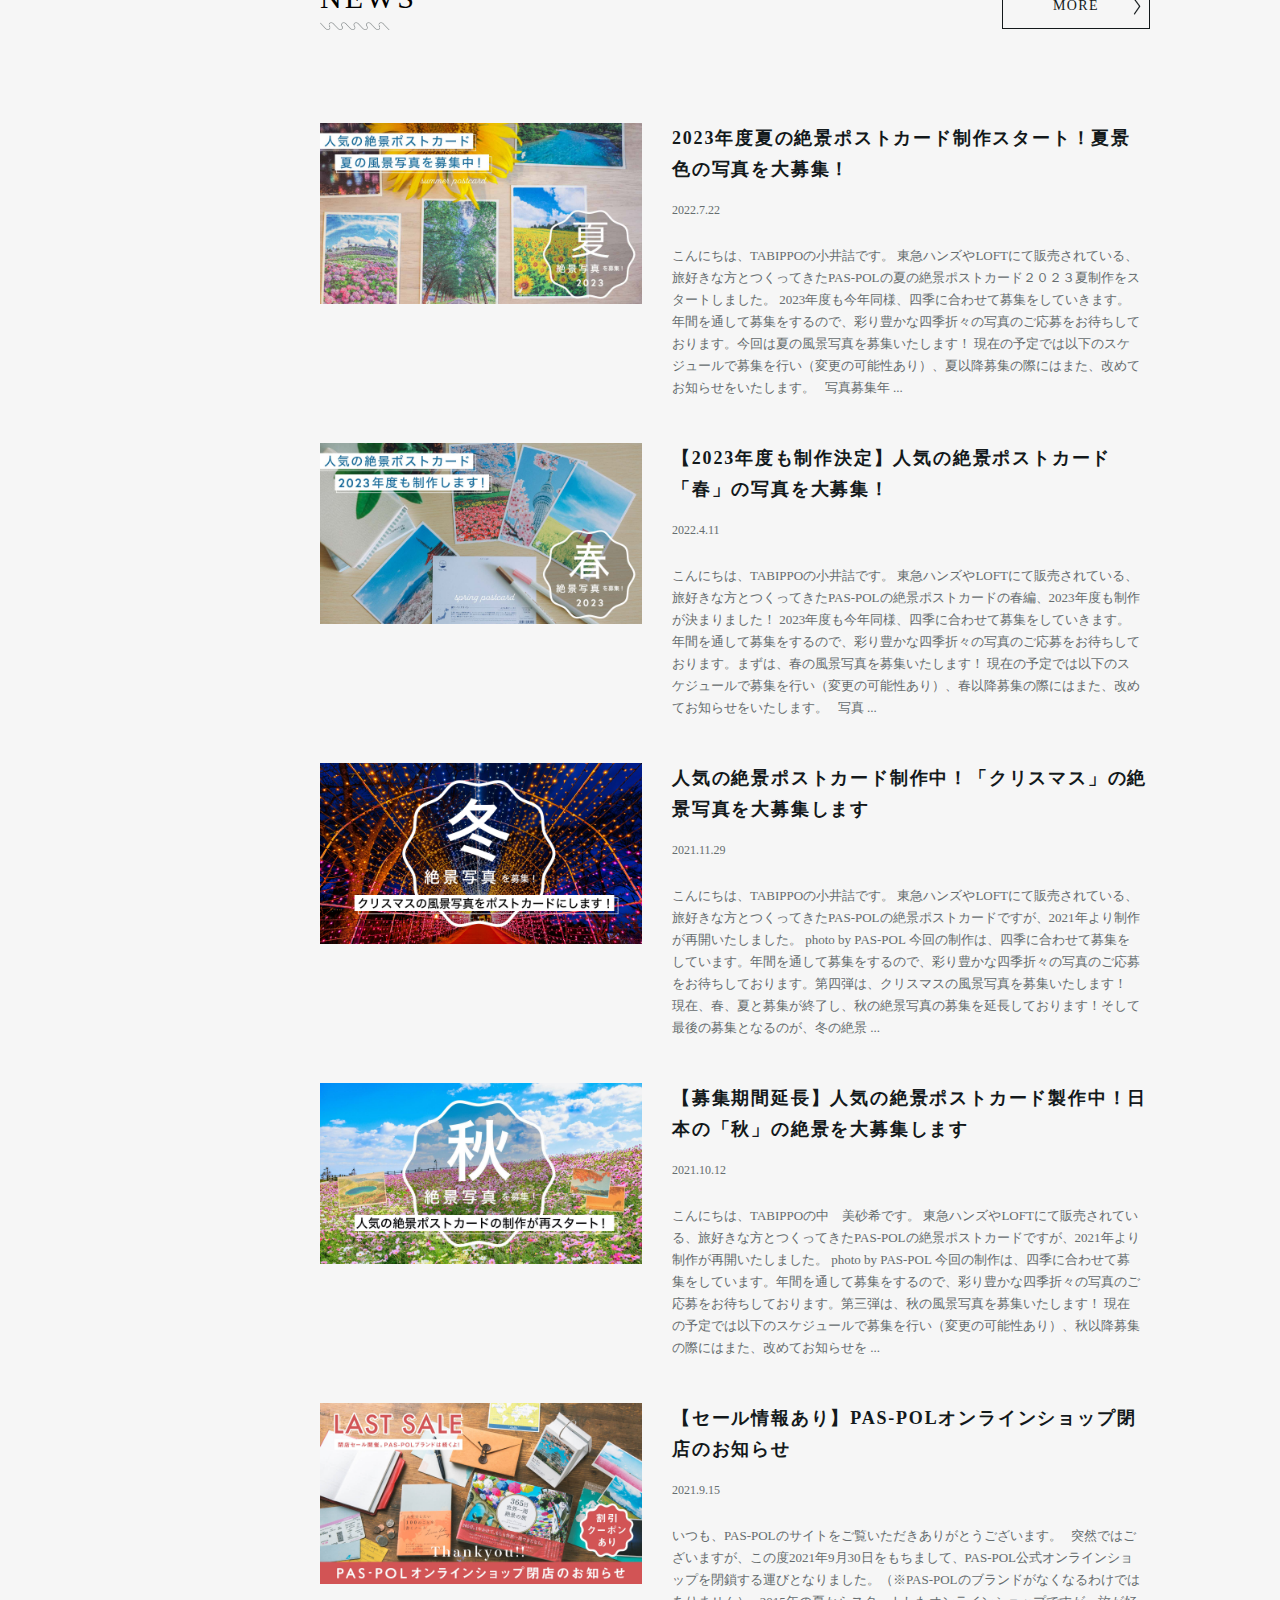
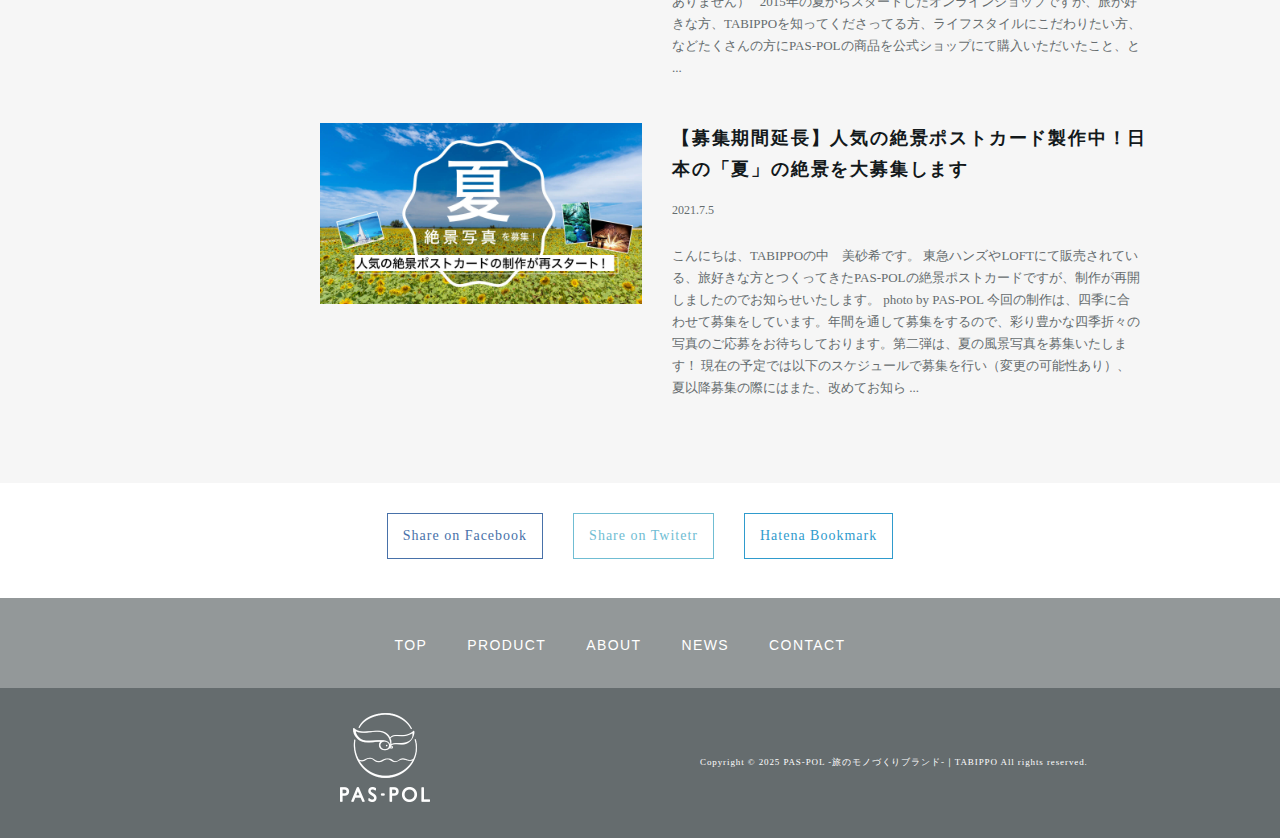
<file: 02 PAS-SOL/pas-pol.html>
<!DOCTYPE html>
<html lang="en">
<head>
    <meta charset="UTF-8">
    <link rel="stylesheet" href="pas-pol.css">
    <meta name="viewport" content="width=device-width, initial-scale=1.0">
    <title>PAS-POL</title>
</head>
<body>
    <header>
        <div class="header-left">
            <div class="header-logo">
                <a href="#"><img src="siteLogo-pc@2x.png"></a>
            </div>

        </div>
        <div class="header-right">
            <ul class="menu-list">
                <li><a href="#">TOP</a></li>
                <li><a href="#">PRODUCT</a></li>
                <li><a href="#">ABOUT</a></li>
                <li><a href="#">NEWS</a></li>
                <li><a href="#">CONTACT</a></li>
            </ul>
        </div>
    </header>
<div class="mein">
    <div class="text-wrapper">
        <h1 class="heading">
            旅に出よう。
        </h1>
        <p class="p1">僕たちが作りたいのは<br>
            持っているだけで旅に出たくなるモノ。<br>
            持っているだけでわくわくするモノ。
        </p>
        <p class="p2">
            それは新しい時代の “パスポート”<br>
            僕たちが作るものは、<br>
            そんな、存在でありたい。<br>
        </p>
        <p class="p3">
            そして、人と人が繋がる<br>
            こんな時代だからこそ、<br>
            僕たちは、みんなでひとつのモノを<br>
            作ることを追求したい。
        </p>
        <h2 class="heading2">
            <img src="concept-siteLogo@2x.png">
        </h2>
        <p class="p4">
            それは、自分と世界を繋げる<br>
            旅のモノづくりブランド
        </p>
    </div>

    <div class="product-wrapper">
        <div class="container">
         <div class="heading3">
            PRODUCT<br>
            <img src="sectionTitle-underLine@2x.png">
         </div>
         <div class="more">
            <a href="#">MORE
                
            </a>
         </div>
         <div class="product-list">
            <div class="list">
                <a href="#"><img src="wh_thumb2.png">
                 <h3>地球一周 365日 世界遺産絶景の旅</h3></a>
        

            </div>
            <div class="list">
                <a href="#"><img src="kyoto365_thumnail-1.png">
                    <h3>365日 京都 絶景の旅</h3></a>
            </div>
            
            <div class="list">
                <a href="#"><img src="banner_thumb1.png">
                    <h3>365日 北海道 絶景飛日めくりカレンダー</h3></a>
            </div>
            
            <div class="list">
                <a href="#"><img src="thumb_gokkaido.png">
                    <h3>365日 北海道 絶景の旅</h3></a>
            </div>

            <div class="list">
                <a href="#"><img src="thumb_fes.png">
                    <h3>The World Festival Guide - 海外の音楽フェス完全ガイド -</h3></a>
        
            </div>
            
            <div class="list">
                <a href="#"><img src="banner_サムネイル21.png">
                    <h3>この世界で死ぬまでにしたいこと2000</h3></a>
            </div>
            
         </div>
        </div>
    </div>

    <div class="news-wrapper">
        <div class="container">
            <div class="heading3">
            NEWS<br>
            <img src="sectionTitle-underLine@2x.png">
         </div>
         <div class="more">
            <a href="#">MORE
                
            </a>
         </div>
        <a href="#" class="news-list">
            <div class="news-photo">
                <img src="summer2023_01.jpg">

            </div>
            <div class="news">
                <div class="news-heading">
                    <h4>2023年度夏の絶景ポストカード制作スタート！夏景色の写真を大募集！
                    </h4>

                </div>
                <div class="date">
                    2022.7.22

                </div>
                <div class="news-text">
                    こんにちは、TABIPPOの小井詰です。 東急ハンズやLOFTにて販売されている、旅好きな方とつくってきたPAS-POLの夏の絶景ポストカード２０２３夏制作をスタートしました。 2023年度も今年同様、四季に合わせて募集をしていきます。年間を通して募集をするので、彩り豊かな四季折々の写真のご応募をお待ちしております。今回は夏の風景写真を募集いたします！ 現在の予定では以下のスケジュールで募集を行い（変更の可能性あり）、夏以降募集の際にはまた、改めてお知らせをいたします。   写真募集年 ...

                </div>
            </div>
        </a>
        <a href="#" class="news-list">
            <div class="news-photo">
                <img src="spring2023-01.jpg">

            </div>
            <div class="news">
                <div class="news-heading">
                    <h4>【2023年度も制作決定】人気の絶景ポストカード「春」の写真を大募集！
                    </h4>

                </div>
                <div class="date">
                    2022.4.11

                </div>
                <div class="news-text">
                    こんにちは、TABIPPOの小井詰です。 東急ハンズやLOFTにて販売されている、旅好きな方とつくってきたPAS-POLの絶景ポストカードの春編、2023年度も制作が決まりました！ 2023年度も今年同様、四季に合わせて募集をしていきます。年間を通して募集をするので、彩り豊かな四季折々の写真のご応募をお待ちしております。まずは、春の風景写真を募集いたします！ 現在の予定では以下のスケジュールで募集を行い（変更の可能性あり）、春以降募集の際にはまた、改めてお知らせをいたします。   写真 ...

                </div>
            </div>
        </a>
        <a href="#" class="news-list">
            <div class="news-photo">
                <img src="winter_postcard.jpg">

            </div>
            <div class="news">
                <div class="news-heading">
                    <h4>人気の絶景ポストカード制作中！「クリスマス」の絶景写真を大募集します
                    </h4>

                </div>
                <div class="date">
                    2021.11.29

                </div>
                <div class="news-text">
                    こんにちは、TABIPPOの小井詰です。 東急ハンズやLOFTにて販売されている、旅好きな方とつくってきたPAS-POLの絶景ポストカードですが、2021年より制作が再開いたしました。 photo by PAS-POL 今回の制作は、四季に合わせて募集をしています。年間を通して募集をするので、彩り豊かな四季折々の写真のご応募をお待ちしております。第四弾は、クリスマスの風景写真を募集いたします！ 現在、春、夏と募集が終了し、秋の絶景写真の募集を延長しております！そして最後の募集となるのが、冬の絶景 ...

                </div>
            </div>
        </a>
        <a href="#" class="news-list">
            <div class="news-photo">
                <img src="th_autumn_postcard.jpg">

            </div>
            <div class="news">
                <div class="news-heading">
                    <h4>【募集期間延長】人気の絶景ポストカード製作中！日本の「秋」の絶景を大募集します
                    </h4>

                </div>
                <div class="date">
                    2021.10.12

                </div>
                <div class="news-text">
                    こんにちは、TABIPPOの中　美砂希です。 東急ハンズやLOFTにて販売されている、旅好きな方とつくってきたPAS-POLの絶景ポストカードですが、2021年より制作が再開いたしました。 photo by PAS-POL 今回の制作は、四季に合わせて募集をしています。年間を通して募集をするので、彩り豊かな四季折々の写真のご応募をお待ちしております。第三弾は、秋の風景写真を募集いたします！ 現在の予定では以下のスケジュールで募集を行い（変更の可能性あり）、秋以降募集の際にはまた、改めてお知らせを ...

                </div>
            </div>
        </a>
        <a href="#" class="news-list">
            <div class="news-photo">
                <img src="paspol_closing-2.jpg">

            </div>
            <div class="news">
                <div class="news-heading">
                    <h4>【セール情報あり】PAS-POLオンラインショップ閉店のお知らせ
                    </h4>

                </div>
                <div class="date">
                    2021.9.15

                </div>
                <div class="news-text">
                    いつも、PAS-POLのサイトをご覧いただきありがとうございます。   突然ではございますが、この度2021年9月30日をもちまして、PAS-POL公式オンラインショップを閉鎖する運びとなりました。（※PAS-POLのブランドがなくなるわけではありません）   2015年の夏からスタートしたオンラインショップですが、旅が好きな方、TABIPPOを知ってくださってる方、ライフスタイルにこだわりたい方、などたくさんの方にPAS-POLの商品を公式ショップにて購入いただいたこと、と ...

                </div>
            </div>
        </a>
        <a href="#" class="news-list">
            <div class="news-photo">
                <img src="summer_postcard-2.jpg">

            </div>
            <div class="news">
                <div class="news-heading">
                    <h4>【募集期間延長】人気の絶景ポストカード製作中！日本の「夏」の絶景を大募集します
                    </h4>

                </div>
                <div class="date">
                    2021.7.5

                </div>
                <div class="news-text">
                    こんにちは、TABIPPOの中　美砂希です。 東急ハンズやLOFTにて販売されている、旅好きな方とつくってきたPAS-POLの絶景ポストカードですが、制作が再開しましたのでお知らせいたします。 photo by PAS-POL 今回の制作は、四季に合わせて募集をしています。年間を通して募集をするので、彩り豊かな四季折々の写真のご応募をお待ちしております。第二弾は、夏の風景写真を募集いたします！ 現在の予定では以下のスケジュールで募集を行い（変更の可能性あり）、夏以降募集の際にはまた、改めてお知ら ...


                </div>
            </div>
        </a>
        
        </div>
    </div>

    <div class="share-wrapper">
        <div class="share">
            <div class="facebook">
                <a href="#">Share on Facebook</a>
            </div>
            <div class="twitter">
                <a href="#">Share on Twitetr</a>
            </div>
            <div class="bookmark">
                <a href="#">Hatena Bookmark</a>
            </div>
        </div>
    </div>

    <div class="menu">
            <ul class="menu-list2">
                <li><a href="#">TOP</a></li>
                <li><a href="#">PRODUCT</a></li>
                <li><a href="#">ABOUT</a></li>
                <li><a href="#">NEWS</a></li>
                <li><a href="#">CONTACT</a></li>
            </ul>
    </div>

</div>

<footer>
    <div class="footer-left">
        <a href="#">
            <img src="siteLogo-small@2x.png">
        </a>
    </div>
    <div class="footer-right">
        <p>Copyright © 2025 PAS-POL -旅のモノづくりブランド-｜TABIPPO All rights reserved.</p>

    </div>
</footer>

</body>
</html>
</file>
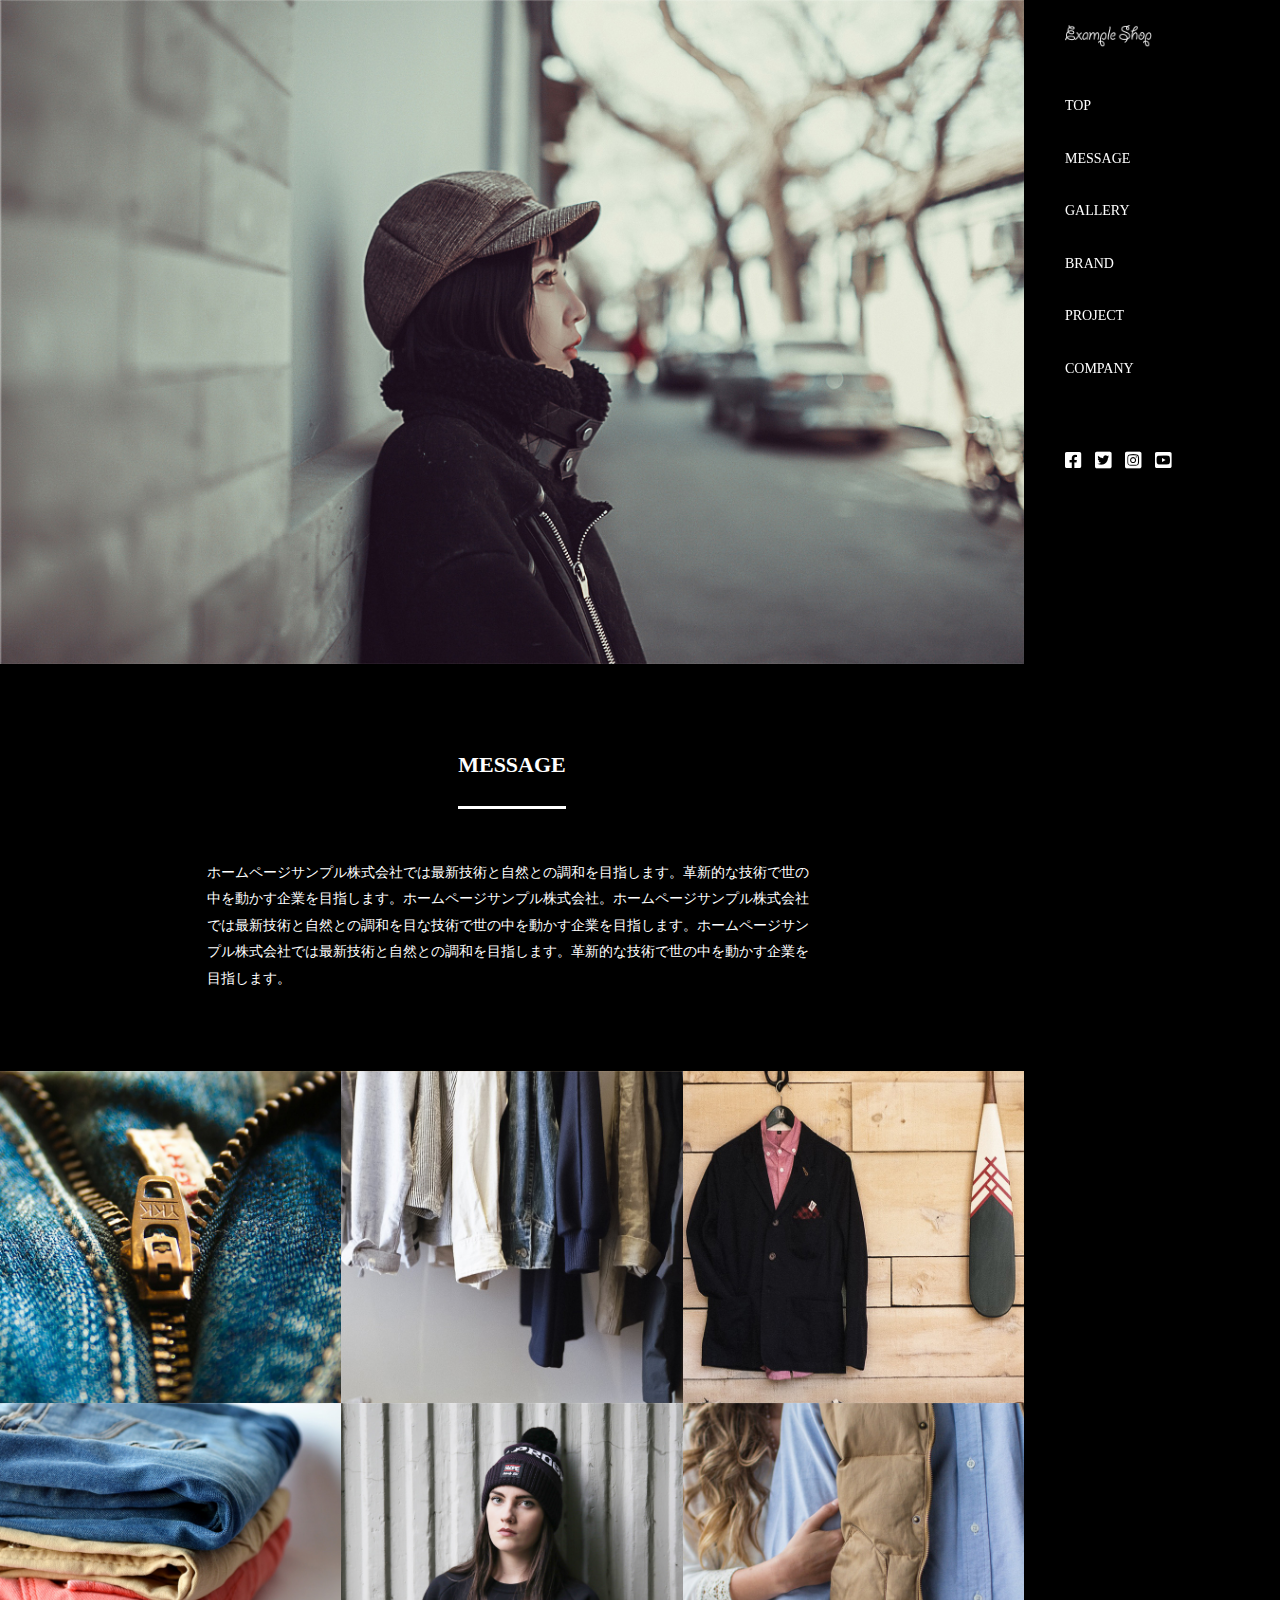
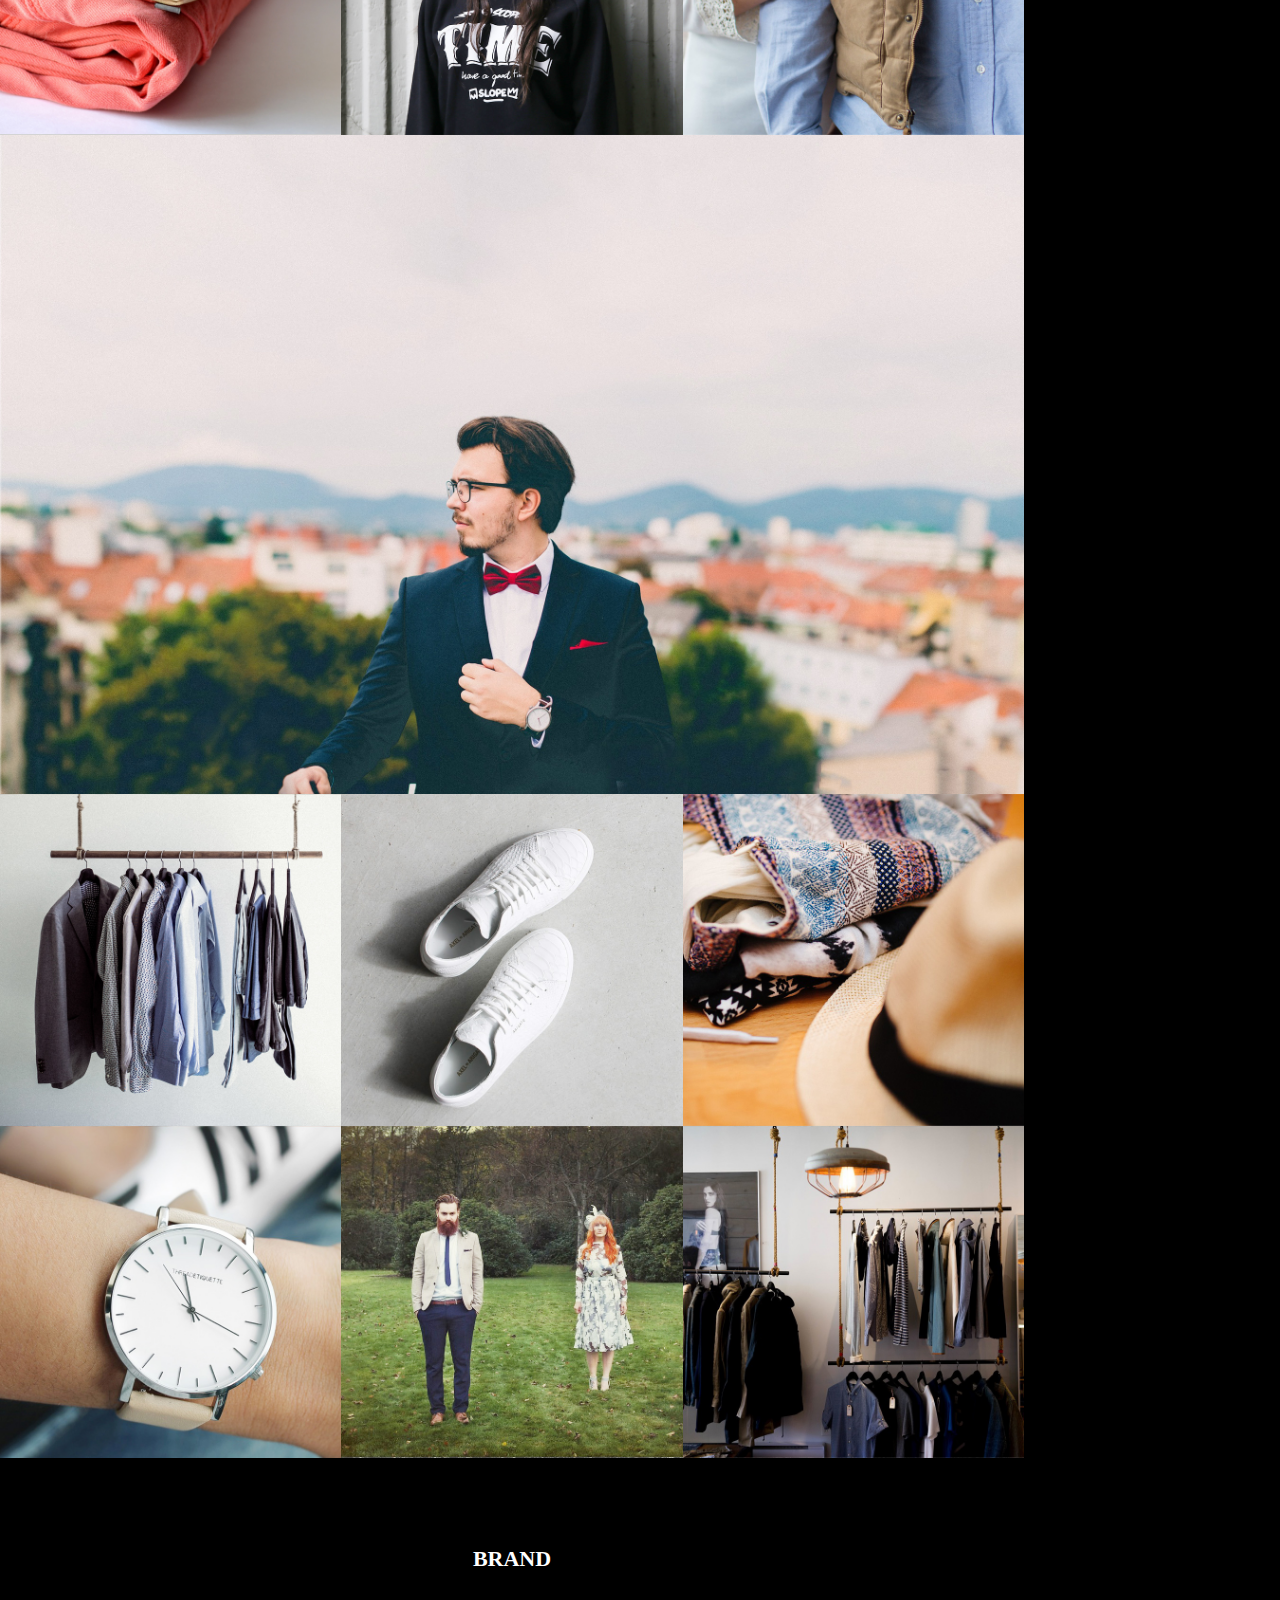
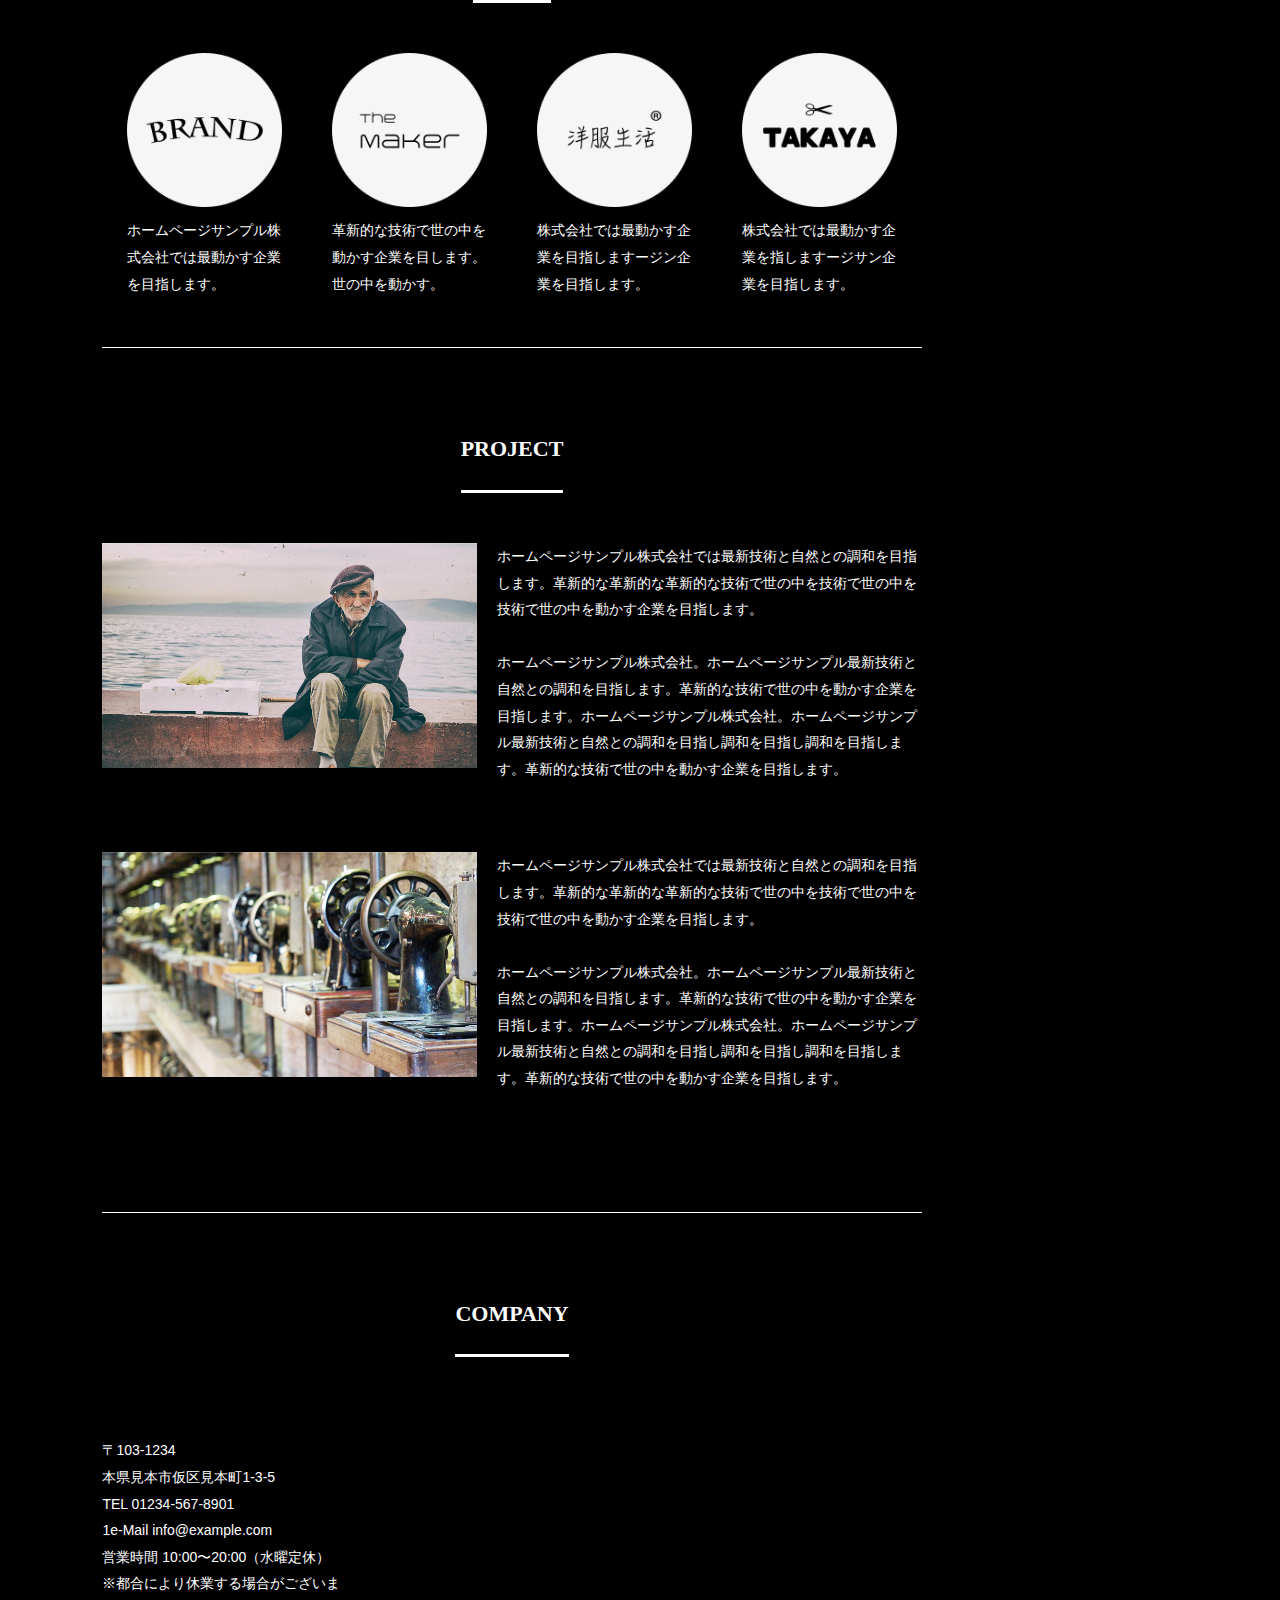
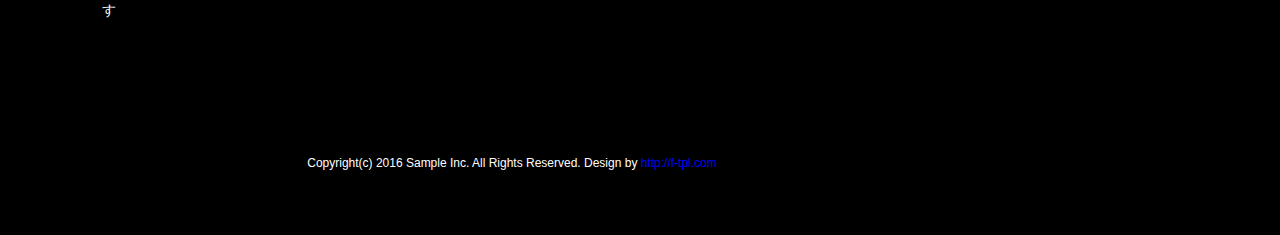
<file: 03 fashion/fashion.html>
<!DOCTYPE html>
<html lang="en">
<head>
    <link rel="stylesheet" href="fashion.css">
    <link rel="stylesheet" href="responsive.css">
    <meta name="viewport" content="width=device-width,initial-scale=1">
    <meta charset="UTF-8">
    <link rel="stylesheet" href="https://use.fontawesome.com/releases/v5.15.4/css/all.css">
    <meta name="viewport" content="width=device-width, initial-scale=1.0">
    <title>Document</title>
</head>
<body>
    <header>
        <div class="header-cover">
          <img src="logo.png">
          <i class="fas fa-bars fa-lg"></i>
        </div>
        <input type="checkbox" class="drawer-btn">
        <div class="header-nav">
            <ul class="header-menu">
                <li><a href="#"><i class="fas fa-chevron-right"></i>TOP</a></li>
                <li><a href="#"><i class="fas fa-chevron-right"></i>MESSAGE</a></li>
                <li><a href="#"><i class="fas fa-chevron-right"></i>GALLERY</a></li>
                <li><a href="#"><i class="fas fa-chevron-right"></i>BRAND</a></li>
                <li><a href="#"><i class="fas fa-chevron-right"></i>PROJECT</a></li>
                <li><a href="#"><i class="fas fa-chevron-right"></i>COMPANY</a></li>
            </ul>
            <div class="header-icon">
                    <a href="#"><i class="fab fa-facebook-square fa-lg"></i></a>
                    <a href="#"><i class="fab fa-twitter-square fa-lg"></i></a>
                    <a href="#"><i class="fab fa-instagram-square fa-lg"></i></a>
                    <a href="#"><i class="fab fa-youtube-square fa-lg"></i></a>
            </div>
        </div>

    </header>


    <div class="wrapper">
        <div class="sidebar">
            <div class="side-contents">
                <img class="side-logo" src="logo.png">
                <ul class="side-menu">
                    <li><a href="#">TOP</a></li>
                    <li><a href="#">MESSAGE</a></li>
                    <li><a href="#">GALLERY</a></li>
                    <li><a href="#">BRAND</a></li>
                    <li><a href="#">PROJECT</a></li>
                    <li><a href="#">COMPANY</a></li>
                </ul>
                <div class="side-icon">
                    <a href="#"><i class="fab fa-facebook-square fa-lg"></i></a>
                    <a href="#"><i class="fab fa-twitter-square fa-lg"></i></a>
                    <a href="#"><i class="fab fa-instagram-square fa-lg"></i></a>
                    <a href="#"><i class="fab fa-youtube-square fa-lg"></i></a>

                </div>
            </div>
        </div>
    </div>

    <div class="contents">
        <img class="top-image" src="mainImg.jpg">

        <div class="message-wrapper">
            <h1 class="heading">MESSAGE</h1>
            <div class="textarea">
                <p>ホームページサンプル株式会社では最新技術と自然との調和を目指します。革新的な技術で世の中を動かす企業を目指します。ホームページサンプル株式会社。ホームページサンプル株式会社では最新技術と自然との調和を目な技術で世の中を動かす企業を目指します。ホームページサンプル株式会社では最新技術と自然との調和を目指します。革新的な技術で世の中を動かす企業を目指します。</p>
            </div>
        </div>

        <div class="photo-wrapper">
            <img src="photo01.jpg"><img src="photo02.jpg"><img src="photo03.jpg"><img src="photo04.jpg"><img src="photo05.jpg"><img src="photo06.jpg"><span><img class="big-photo" src="photo07.jpg"></span><img src="photo08.jpg"><img src="photo09.jpg"><img src="photo10.jpg"><img src="photo11.jpg"><img src="photo12.jpg"><img src="photo13.jpg">

        </div>

        <div class="brand-wrapper">
            <h1 class="heading">BRAND</h1>
            <div class="brand-contents">
                <div class="contents-item">
                    <img src="logo01.png">
                    <p>ホームページサンプル株式会社では最動かす企業を目指します。</p>
                </div>
                <div class="contents-item">
                    <img src="logo02.png">
                    <p>革新的な技術で世の中を動かす企業を目します。世の中を動かす。</p>
                </div>
                <div class="contents-item">
                    <img src="logo03.png">
                    <p>株式会社では最動かす企業を目指しますージン企業を目指します。</p>
                </div>
                <div class="contents-item">
                    <img src="logo04.png">
                    <p>株式会社では最動かす企業を指しますージサン企業を目指します。</p>
                </div>
            </div>
        </div>

        <div class="project-wrapper">
            <h1 class="heading">PROJECT</h1>
            <div class="project-contents">
                <div class="project-item">
                    <img src="photo14.jpg">
                    <p>ホームページサンプル株式会社では最新技術と自然との調和を目指します。革新的な革新的な革新的な技術で世の中を技術で世の中を技術で世の中を動かす企業を目指します。</br></br>

                        ホームページサンプル株式会社。ホームページサンプル最新技術と自然との調和を目指します。革新的な技術で世の中を動かす企業を目指します。ホームページサンプル株式会社。ホームページサンプル最新技術と自然との調和を目指し調和を目指し調和を目指します。革新的な技術で世の中を動かす企業を目指します。</p>
                </div>
                <div class="project-item">
                    <img src="photo15.jpg">
                    <p>ホームページサンプル株式会社では最新技術と自然との調和を目指します。革新的な革新的な革新的な技術で世の中を技術で世の中を技術で世の中を動かす企業を目指します。</br></br>

                        ホームページサンプル株式会社。ホームページサンプル最新技術と自然との調和を目指します。革新的な技術で世の中を動かす企業を目指します。ホームページサンプル株式会社。ホームページサンプル最新技術と自然との調和を目指し調和を目指し調和を目指します。革新的な技術で世の中を動かす企業を目指します。</p>
                </div>
            </div>
        </div>

        <div class="company-wrapper">
            <h1 class="heading">COMPANY</h1>
            <div class="company-contents">
                <p class="address">
                    〒103-1234</br>
                    本県見本市仮区見本町1-3-5</br>

                    TEL 01234-567-8901</br>

                    1e-Mail info@example.com</br>

                    営業時間 10:00〜20:00（水曜定休）</br>

                    ※都合により休業する場合がございます</br>
                </p>

                <div class="ggmap">
                    <iframe src="https://www.google.com/maps/embed?pb=!1m14!1m8!1m3!1d12794.37516750043!2d136.931998!3d36.708298!3m2!1i1024!2i768!4f13.1!3m3!1m2!1s0x5ff781ec5af4ca3f%3A0x2ade3e8e4c2801b8!2z56aP5bKh6aeF!5e0!3m2!1sja!2sus!4v1740576605673!5m2!1sja!2sus" width="100" height="100" style="border:0;" allowfullscreen="" loading="lazy" referrerpolicy="no-referrer-when-downgrade"></iframe>
                </div>
            </div>
        </div>
    </div>

    <footer>
        <p>Copyright(c) 2016 Sample Inc. All Rights Reserved. Design by <a href="#">http://f-tpl.com</a></p>
    </footer>
    
</body>
</html>
</file>
<file: 03 fashion/responsive.css>
@media(max-width:780px){
    .sidebar {
        display: none;
    }

    .contents {
        width: 100%;
    }
}

@media(min-width:780px){
    header {
        display: none;
    }
}

@media(max-width:640px) {
    .photo-wrapper img {
        width: 100%;
    }

    .brand-contents {
        display: block;
    }
    
    .contents-item {
        width: 100%;
        text-align: center;
        padding: 0 0 50px 0;
    }

    .contents-item img {
        width: 35%;
    }

    .contents-item p {
        width: 100%;
    }

    .project-item img {
        float: none;
        padding-bottom: 20px;
    }

    .company-contents {
        display: block;
    }

    .ggmap {
        width: 95%;
        padding-bottom: 75%;
        margin: 0 auto;
    }

    .address {
        padding-bottom: 40px;
    }

    footer {
        width: 100%;
    }
}
</file>
<file: 04_flower/flower.css>
/* 
html5doctor.com Reset Stylesheet
v1.6.1
Last Updated: 2010-09-17
Author: Richard Clark - http://richclarkdesign.com 
Twitter: @rich_clark
*/

html, body, div, span, object, iframe,
h1, h2, h3, h4, h5, h6, p, blockquote, pre,
abbr, address, cite, code,
del, dfn, em, img, ins, kbd, q, samp,
small, strong, sub, sup, var,
b, i,
dl, dt, dd, ol, ul, li,
fieldset, form, label, legend,
table, caption, tbody, tfoot, thead, tr, th, td,
article, aside, canvas, details, figcaption, figure, 
footer, header, hgroup, menu, nav, section, summary,
time, mark, audio, video {
  margin:0;
  padding:0;
  border:0;
  outline:0;
  font-size:100%;
  vertical-align:baseline;
  background:transparent;
}

body {
  line-height:1;
}

article,aside,details,figcaption,figure,
footer,header,hgroup,menu,nav,section { 
  display:block;
}

nav ul {
 list-style:none;
}

blockquote, q {
  quotes:none;
}

blockquote:before, blockquote:after,
q:before, q:after {
   content:'';
   content:none;
}

a {
  margin:0;
  padding:0;
  font-size:100%;
  vertical-align:baseline;
  background:transparent;
}

/* change colours to suit your needs */
ins {
  background-color:#ff9;
  color:#000;
  text-decoration:none;
}

/* change colours to suit your needs */
mark {
  background-color:#ff9;
  color:#000; 
  font-style:italic;
  font-weight:bold;
}

del {
  text-decoration: line-through;
}

abbr[title], dfn[title] {
  border-bottom:1px dotted;
  cursor:help;
}

table {
  border-collapse:collapse;
  border-spacing:0;
}

/* change border colour to suit your needs */
hr {
  display:block;
  height:1px;
  border:0;
  border-top:1px solid #cccccc;
   margin:1em 0;
  padding:0;
}

input, select {
  vertical-align:middle;
}


header {
    background-image: url(header_bg-c9ed7b2e572e200d27cae1b42010563170fdc48ff31e206f9e2c94712ee4773c.jpg);
    height: 830px;
    background-size: cover;
    position: relative;
}

.header-logo {
    text-align: center;
}

.header-logo img {
    width: 230px;
    height: 140px;
    position: absolute;
    top: 50%;
    left: 50%;
    transform: translate(-50%, -50%);
}

.lead {
    text-align: center;
    font-family: "SF Pro JP", "SF Pro Text", "SF Pro Icons", "Hiragino Kaku Gothic Pro", "ヒラギノ角ゴ Pro W3", "Helvetica Neue", Helvetica, Arial, sans-serif;
    letter-spacing: 0.025em;
    color: #3f434a;
}

.heading {
    font-size: 29px;
    padding-top: 70px;
    padding-bottom: 30px;
    line-height: 46px;
}

.lead-p {
    font-size: 15px;
    padding-bottom: 70px;
    line-height: 26px;
    font-weight: 700;
}

.app {
    background-color: #F6F5F1;
    

}   

.heading2 {
    font-size: 26px;
    line-height: 46px;
    padding-bottom: 30px;
    padding-top: 130px;
    color: #3f434a;
    letter-spacing: 0.025em;
}

.p2 {
    font-size: 15px;
    line-height: 26px;
    padding-bottom: 40px;
    color: #3f434a;
    letter-spacing: 0.025em;
}

.apps img {
    width: 165px;
    padding-right: 15px;
}

.icon img {
    width: 360px;
    padding-top: 80px;
    padding-left: 30px;
}

.icon {
    float: right;
}

.container {
    margin: 0 auto;
    width: 90%;
    max-width: 800px;
}

.apps {
    padding-bottom: 130px;
    
}

.contents {
    height: 440px;
    display: flex;
    justify-content: space-between;
    align-items: center;
}



.contents-img {
    height: 100%;
    object-fit: cover;
    display: none;
}

.contents-text {
    width: 300px;
}

.contents h2 {
    font-size: 22px;
    padding-bottom: 10px;
    line-height: 35px;
}

.contents p {
    font-size: 15px;
    line-height: 26px;
}

.bg1 {
    background-color: #EBDCD6;
    background-image: url(feature_img01-ec5a4fa540925093856a4600b9282663182201861ed3911f4dffad533dfbb207.jpg);
    background-size: 700px 440px;
    background-repeat: no-repeat;
    background-position: left;
    justify-content: flex-end;
}

.bg1 .contents-text {
    margin-right: 300px;
}

.bg2 {
    background-color: #D8D0E2;
    background-image: url(feature_img02-73bb336631873b3edbb4e57f40a89a6ff353ff0d0b94a5feca71457431d5d127.jpg);
    background-size: 700px 440px;
    background-repeat: no-repeat;
    background-position: right;
    justify-content: flex-start;
}

.bg2 .contents-text {
    margin-left: 300px;
}

.bg3 {
    background-color: #C9D4D9;
    background-image: url(feature_img03-3b55fd1033c0d74d2c0a7eb96e18b021b26f5dd9c26818ce0644d510472f76b5.jpg);
    background-size: 700px 440px;
    background-repeat: no-repeat;
    background-position: left;
    justify-content: flex-end;
}

.bg3 .contents-text {
    margin-right: 300px;
}


.bouquet {
    padding: 60px 0;
    text-align: center;
    background-color: #F6F5F1;
    
}

.bouquet-list {
    overflow-x: auto;
    white-space: nowrap;
    padding: 10px;
}

.bouquet-list::-webkit-scrollbar {
    background-color: #F6F5F1;
}

.bouquet-list a {
    display: inline-block;
    margin-right: 15px;
    margin-left: 10px;
    position: relative;
}


.bouquet-txt {
    letter-spacing: 0.025em;
}

.bouquet-txt h2 {
    font-size: 26px;
    line-height: 46px;
}

.bouquet-txt p {
    font-size: 15px;
    line-height: 26px;
    padding-bottom: 15px;
}

.bouquet-item {
    position: relative;
    display: inline-block;
}

.bouquet-item img {
    height: 415px;
    width: 100%;
    

}

.caption {
    position: absolute;
    bottom: 0;
    left: 0;
    width: 100%;
    font-size: 14px;
    color: rgb(255, 255, 255);
    font-family: "SF Pro JP", "SF Pro Text", "SF Pro Icons", "Hiragino Kaku Gothic Pro", "ヒラギノ角ゴ Pro W3", "Helvetica Neue", Helvetica, Arial, sans-serif;
    font-weight: 700;
    word-break: break-word;
    white-space: normal;
    text-align: left;
    padding: 10px;
    box-sizing: border-box;
}

.more {
    display: inline-block;
    padding: 20px 100px;
    text-decoration: none;
    color: rgb(63, 67, 74);
    font-weight: 700;
    border-radius: 30px;
    border: 2px solid rgb(63, 67, 74);
    font-size: 14px;
    

}

.enjoy {
    padding: 65px 0;
    text-align: center;
    width: 900px;
    margin: 0 auto;
    color: rgb(0, 0, 0);
    
}

.enjoy h2 {
    font-size: 26px;
    padding-bottom: 20px;
}

.photo {
    width: 150px;
}

.arrow {
    width: 70px;
    height: 70px;
    padding: 100px 30px;
}

.enjoy-contents {
    display: flex;
    overflow-x: auto;
}

.enjoy-contents::-webkit-scrollbar {
    background-color: white;
}



.enjoy-c h3 {
    padding: 25px 0;
}

.enjoy-c p {
    text-align: left;
    font-size: 13px;
    line-height: 23px;
}

.flower-life {
    text-align: center;
    margin: 0 auto;
    background-color: #F6F5F1;
    padding: 65px 0;
}

.flower-life h2 {
    font-size: 26px;
    padding-bottom: 50px;
}

.inst {
    width: 900px;
    margin: 0 auto;
    padding-bottom: 30px;
    display: grid;
    grid-template-columns: repeat(4,1fr);
    gap: 25px;

}

.inst-item {
    position: relative;
}

.ip {
    margin-bottom: 20px;
    height: auto;
    display: block;
    width: 100%;
}

.ii {
    width: 20px;
    position: absolute;
    top: 5px;
    left: 5px;
}

.logo-list {
    text-align: center;
    padding: 70px 0;
}

.logo::-webkit-scrollbar {
    color: white;

}

.logo img{
    width: 150px;
    padding-right: 30px;
}

.qa {
    padding: 50px 0 35px 0;
    background-color: #F6F5F1;
    text-align: center;
}

.qa-txt {
    width: 900px;
    margin: 0 auto;
    font-family: "SF Pro JP", "SF Pro Text", "SF Pro Icons", "Hiragino Kaku Gothic Pro", "ヒラギノ角ゴ Pro W3", "Helvetica Neue", Helvetica, Arial, sans-serif;
}

.qa h2 {
    font-size: 26px;
    padding-bottom: 40px;
}

.qa h3 {
    font-size: 18px;
    text-align: left;
    padding-bottom: 20px;
    line-height: 32px;
}

.qa p {
    font-size: 16px;
    text-align: left;
    padding-bottom: 30px;
    line-height: 25px;
    letter-spacing: 1px;
    padding-left: 20px;
    font-weight: 400;
    color: rgb(63, 67, 74);
}

.app2 {
    background-image: url(bg_app_bottom-de5cf589e38bd2038e4a7575fc900c805be8f4a1d5ad9a07530c6c9ec2d1bd9e.jpg);
    background-size: cover;
    height: 525px;
    position: relative;
    text-align: center;
}

.app-logo {

}

.app-logo img {
    width: 180px;
    position: absolute;
    top: 45%;
    left: 50%;
    transform: translate(-50%, -50%);
    
}

.app2 p {
    color: white;
    font-size: 16px;
    font-weight: 700;
    position: absolute;
    top: 61%;
    left: 44%;
}

.apps2 img {
    width: 165px;
    padding-right: 10px;
}

.apps2 {
    position: absolute;
    top: 70%;
    left: 38%;
}

footer {
    background-color: #3F4349;
    padding: 40px 0;
}

.footer-list {
    padding-bottom: 50px;
    display: flex;
    justify-content: center;
    
}

.footer-list ul {
    display: flex;
    justify-content: center;
}

.footer-list li {
    font-size: 16px;
    padding-right: 30px;
    list-style: none;

}

.footer-list li a {
    color: rgb(255, 255, 255);
    text-decoration: none;
}

.footer-logo {
    text-align: center;
    padding-bottom: 50px;
}

.footer-logo img {
    width: 30px;
    padding-right: 30px;
}

footer p {
    text-align: center;
    color: rgb(255, 255, 255);
    opacity: 0.4;
}

@media screen and (max-width: 768px) {


    header {
        height: 600px;
        background-position: center;
    }

    .header-logo img {
       width: 170px;
       height: 110px;
    }

    .icon {
        float: none;
    }

    .icon img {
        padding-left: 0;
    }

    .container {
        text-align: center;
    }

    .br-pc {
        display: none;
    }

    .heading2,.p2,.apps {
        text-align: center;
        
    }

    .p2 {
        text-align: left;
    }

    .heading2 {
        padding: 10px 0;
        font-size: 22px;
    }

    .apps {
        padding-bottom: 55px;
    }

    html,body {
        overflow-x: hidden;
    }

    .contents {
        background-image: none;
        height: auto;
        display: flex;
        flex-direction: column;
        align-items: center;
        justify-content: center;
    }

    
    .contents h2 {
        text-align: center;
    }

    .contents-text {
        width: 90%;
        margin: 0 auto;
        padding: 30px;
        text-align: left;
    }

    .bg2 .contents-text {
        margin-left: auto;
    }

    .contents-img {
        display: block;
        height: 320px;
        width: 100%;
        margin: 0 auto;
        object-fit: cover;
        object-position: top;
    }

    .bouquet-list img {
        width: 200px;
        height: 300px;
    }

    .enjoy {
       width: 100%;
    }

    .enjoy h2 {
        font-size: 22px;
        color: rgb(63, 67, 74);
    }

    .enjoy-contents {
        display: flex;
        flex-wrap: nowrap;
        overflow-x: auto;
        -webkit-overflow-scrolling: touch;
        padding: 0px 75px;
    }

    .photo {
        width: 150px;
    }

    .enjoy-c h2,.enjoy-c p {
        width: 260px;
    }

    .enjoy-c p {
        letter-spacing: 1px;
        opacity: 0.8;
    }

    .flower-life h2 {
        font-size: 22px;
    }

    .inst {
        grid-template-columns: repeat(2, 1fr);
        width: 100%;
        gap: 16px;
        padding: 0 16px 30px;
        box-sizing: border-box;
        
    }

    .inst-item {
        padding: 0px 5px;
    }

    .ii {
        width: 25px;
        left: 10px;
    }

    .logo {
        display: flex;
        overflow-x: auto;
        gap: 16px;
        padding: 0 16px;
        -webkit-overflow-scrolling: touch;
    }
    
    .qa-txt {
        width: 100%;
        padding: 0px 20px;
        box-sizing: border-box;
    }
    
    .qa-txt h2 {
        font-size: 22px;
    }

    .qa-txt h3 {
        font-size: 16px;
        padding-bottom: 10px;
    }

    .qa-txt p {
        font-size: 14px;
        letter-spacing: 1px;
        padding-bottom: 10px;
    }

   .app-logo {
    display: none;
   }


   .app2 {
    background-image: url(bg_app_bottom-de5cf589e38bd2038e4a7575fc900c805be8f4a1d5ad9a07530c6c9ec2d1bd9e.jpg);
    background-size: cover;
    height: 325px;
   }

   .app2 p {
    display: none;
   }

   .apps2 {
    display: none;
   }

   .footer-list {
    display: block;
    padding-left: 20px;
    padding-bottom: 20px;
   }

   .footer-list ul{
    display: block;
   

   }

   .footer-list li {
    padding-bottom: 30px;
    text-align: left;

   }

   .footer-logo {
    text-align: left;
    padding-left: 20px;
    
   }

   .footer-logo img {
    padding-right: 10px;
   }

 
   footer p {
    text-align: left;
    padding-left: 20px;
    font-size: 13px;
   }


}
</file>
<file: 05 colorful/colorful.css>
/* 
html5doctor.com Reset Stylesheet
v1.6.1
Last Updated: 2010-09-17
Author: Richard Clark - http://richclarkdesign.com 
Twitter: @rich_clark
*/

html, body, div, span, object, iframe,
h1, h2, h3, h4, h5, h6, p, blockquote, pre,
abbr, address, cite, code,
del, dfn, em, img, ins, kbd, q, samp,
small, strong, sub, sup, var,
b, i,
dl, dt, dd, ol, ul, li,
fieldset, form, label, legend,
table, caption, tbody, tfoot, thead, tr, th, td,
article, aside, canvas, details, figcaption, figure, 
footer, header, hgroup, menu, nav, section, summary,
time, mark, audio, video {
  margin:0;
  padding:0;
  border:0;
  outline:0;
  font-size:100%;
  vertical-align:baseline;
  background:transparent;
}

body {
  line-height:1;
}

article,aside,details,figcaption,figure,
footer,header,hgroup,menu,nav,section { 
  display:block;
}

nav ul {
 list-style:none;
}

blockquote, q {
  quotes:none;
}

blockquote:before, blockquote:after,
q:before, q:after {
   content:'';
   content:none;
}

a {
  margin:0;
  padding:0;
  font-size:100%;
  vertical-align:baseline;
  background:transparent;
}

/* change colours to suit your needs */
ins {
  background-color:#ff9;
  color:#000;
  text-decoration:none;
}

/* change colours to suit your needs */
mark {
  background-color:#ff9;
  color:#000; 
  font-style:italic;
  font-weight:bold;
}

del {
  text-decoration: line-through;
}

abbr[title], dfn[title] {
  border-bottom:1px dotted;
  cursor:help;
}

table {
  border-collapse:collapse;
  border-spacing:0;
}

/* change border colour to suit your needs */
hr {
  display:block;
  height:1px;
  border:0;
  border-top:1px solid #cccccc;
   margin:1em 0;
  padding:0;
}

input, select {
  vertical-align:middle;
}

/* END Reset CSS */

body {
    font-family: "Helvetica Neue", Arial, "Hiragino Kaku Gothic ProN", "Hiragino Sans", Meiryo, sans-serif;
    color: rgb(84, 81, 76);
}

header {
    height: 60px;
    position: relative;
}

.key_visual {
    width: 100%;
}

.key_visual img {
    width: 100%;
    vertical-align: bottom;
}

.information ul li {
    padding: 10px;
}

.information ul li p {
    font-size: 14px;
}

.information ul li p::before {
    content: "▶︎";
    padding-right: 5px;
}

.information ul li time {
    font-size: 12px;
    display: inline-block;
    margin-bottom: 10px;
}

.information ul li:nth-child(even) {
    background-color: #F5F3EF;
}


main {
    width: 100%;
}

main h2 {
    background-color: #B99465;
    height: 40px;
    padding-left: 15px;
    line-height: 40px;
    color: white;
    font-weight: normal;
}

main .container {
    padding: 10px;

}

article {
    margin-bottom: 25px;
}

article img {
    width: 100%;
    vertical-align: bottom;
}

article h3 {
    font-size: 16px;
}

article p {
    font-size: 14px;
    line-height: 2em;
}

article p::before {
    content: "-";
    padding: 0 10px;
}

figure {
    margin-bottom: 10px;
}

.area li{
    background-color: #B99465;
    color: white;
    padding: 5px 10px;
    border-radius: 4px;
    display: inline-block;
    font-size: 10px;
}

.area li + li {
    margin-left: 5px;
}

.box_ttl {
    padding: 5px 0 5px 10px;
    border-left: 4px solid #402805;
    
}

.box_ttl h3 {
    margin-bottom: 10px;
}

footer {
    width: 100%;
    text-align: center;
}

footer ul {
    background-color:#53514C;
    padding: 30px 0;
}

footer ul li {
    width: 280px;
    height: 30px;
    line-height: 30px;
    margin: 0 auto;
    border: 1px solid white;
    border-radius: 2px;
    font-size: 14px;
}

footer ul li + li {
    margin-top: 10px;
}

footer ul li a {
    color: white;
    text-decoration: none;
    display: block;
}

.logo {
    display: inline-block;
}

.logo img {
    width: 100%;
}

header .logo {
    width: 200px;
    position: absolute;
    top: 17px;
    left: 15px;
}

header nav {
    display: none;
}

footer .logo {
    width: 160px;
    margin: 15px 0 10px;
}

footer p small {
    font-size: 10px;
    height: 30px;
    line-height: 30px;
}

@media (min-width: 768px) {
    header {
        height: 80px;
    }

    header .logo {
        top: 24px;
        left: 25px;
        width: 250px;
    }
    
    header nav {
        display: block;
        position: absolute;
        right: 0;
        top: 21px;
    }

    header nav ul {
        padding-right: 20px;
    }

    header nav ul li {
        display: inline-block;
        font-size: 17px;
        line-height: 35px;
        height: 35px;
        border-radius: 2px;
    }

    header nav ul li:hover {
        background-color: #B99465;

    }

    header nav ul li a:hover {
        color: white;
    }

    header nav ul li a {
        color: #9c9b98;
        text-decoration: none;
        padding: 0 20px;
        display: inline-block;
    }

    .key_visual {
        margin-bottom: 30px;
    }

    main {
        max-width: 1000px;
        margin: 0 auto;
    }

    .information {
        margin-bottom: 50px;
    }

    .information ul {
        list-style: none;
    }
    
    .information ul li p {
        display: inline-block;
    }

    .information ul li p::before {
        padding-right: 10px;
        padding-left: 10px;
    }

    .information ul li time {
        font-size: 14px;
        margin: 0;
    }

    .container {
        display: flex;
        flex-wrap: wrap;
        justify-content: space-between;
    }

    article {
        width: calc(50% - 5px);
    }

    footer ul li {
        display: inline-block;
        width: 120px;
        font-size: 17px;
        transition: .3s;
    }

    footer ul li + li {
        margin: 0;
        margin-left: 20px;
        
    }

    footer ul li:hover {
        background-color: white;

    }

    footer ul li a:hover {
        color: #53514C;
    }


}

@media (min-widh: 1000px) {
    .container {
        padding: 10px 0;
    }
}
</file>
<file: 01 write/practice.css>
/*
html5doctor.com Reset Stylesheet
v1.6.1
Last Updated: 2010-09-17
Author: Richard Clark - http://richclarkdesign.com
Twitter: @rich_clark
*/

html, body, div, span, object, iframe,
h1, h2, h3, h4, h5, h6, p, blockquote, pre,
abbr, address, cite, code,
del, dfn, em, img, ins, kbd, q, samp,
small, strong, sub, sup, var,
b, i,
dl, dt, dd, ol, ul, li,
fieldset, form, label, legend,
table, caption, tbody, tfoot, thead, tr, th, td,
article, aside, canvas, details, figcaption, figure,
footer, header, hgroup, menu, nav, section, summary,
time, mark, audio, video {
    margin:0;
    padding:0;
    border:0;
    outline:0;
    font-size:100%;
    vertical-align:baseline;
    background:transparent;
}

body {
    line-height:1;
}

article,aside,details,figcaption,figure,
footer,header,hgroup,menu,nav,section {
    display:block;
}

nav ul {
    list-style:none;
}

blockquote, q {
    quotes:none;
}

blockquote:before, blockquote:after,
q:before, q:after {
    content:'';
    content:none;
}

a {
    margin:0;
    padding:0;
    font-size:100%;
    vertical-align:baseline;
    background:transparent;
}

/* change colours to suit your needs */
ins {
    background-color:#ff9;
    color:#000;
    text-decoration:none;
}

/* change colours to suit your needs */
mark {
    background-color:#ff9;
    color:#000;
    font-style:italic;
    font-weight:bold;
}

del {
    text-decoration: line-through;
}

abbr[title], dfn[title] {
    border-bottom:1px dotted;
    cursor:help;
}

table {
    border-collapse:collapse;
    border-spacing:0;
}

/* change border colour to suit your needs */
hr {
    display:block;
    height:1px;
    border:0;  
    border-top:1px solid #cccccc;
    margin:1em 0;
    padding:0;
}

input, select {
    vertical-align:middle;
}


body {
    font-size: 15px;
    font-family: Georgia, 'æ¸¸æ˜Žæœ', YuMincho, 'Hiragino Mincho ProN', Meiryo, serif;
    line-height: 1.8;
}
 
a {
    text-decoration: none;
    color: #444444;
}

header {
    height: 152px;
    margin-top: 50px;
    
    width: 100%;
}

.container {
    width: 1040px;
    margin: 0 auto;
}

.header-left {
    float: left;
}

.gnav li {
    float: left;
    font-size: 16.8px;
    padding: 0 15px;
    position: relative;
}

.header-left h1 {
    font-size: 30px;
    line-height: 47px;
}

.header-left p {
    font-size: 15px;
}

ul {
    list-style: none;
}

.header-right {
    padding-top:45px;
    float: right;
}

.fas {
    margin-left: 10px;
}

.gnav li ul {
    position: absolute;
    top: 45px;
    left: -5px;
    height: 0;
    visibility: hidden;
}
    
    

.gnav li li {
    width: 200px;
    border: 1px solid #f0f0f0;
    padding: 10px 20px 0 20px;
    box-shadow: 0.5px 0.5px #f0f0f0;
    background-color:white;
    opacity: 0;
    transition: all 0.3s;
}

.gnav li a {
    display: block;
    padding-bottom: 15px;
}

.gnav li:hover ul li {
    visibility: visible;
    opacity: 1;
}

.gnav li a:hover {
    color: #c49029;
}

.gnav {
    padding: 0 200px 0 0;
}

.search-wrapper {
    height: 40px;
    display: inline-block;
    float: right;
    position: relative;
    
}

.search {
    height: 40px;
    width: 0;
    background: url(search-icon@2x.png) left center no-repeat;
    background-size: 26px 26px;
    padding-left: 30px;
    font-size: 16px;
    border: 1px solid #c0c0c0;
    position: absolute;
    right: 0;
    top: -5px;
    outline: none;
    border: none;
    cursor: pointer;
    transition: 0.5s;
}

.search:focus {
    width: 210px;
    height: 30px;
    border: 1px solid #c0c0c0;
    background-color: white;
    cursor: text;
}

.top-wrapper {
    height: 780px;

}

.top-wrapper p {
    font-size: 27px;
    color: #777777;
    padding-top: 90px;
}

.main-wrapper {
    height: 1440px;
}

.date {
    float: left;
    margin-right: 220px;
    font-size: 16.8px;
    color: #999999;
    padding-top: 10px;
    opacity: 0.5;
}

.date:hover {
    opacity: 1;
}

.textarea {
    width: 700px;
    display: inline-block;
}

.text-box {
    padding-bottom: 60px;
}

.text-heading {
    color: #111111;
    font-size: 22.4px;
    padding-bottom: 20px;
}

.text-heading a:hover {
    color: #c49029;

}

.text {
    color: #666666;
    font-size: 16.8px;
}

.page-list li {
    float: left;
    font-size: 16.8px;
    color: #777777;
    display: inline-block;
    border: 1px solid #ccc;
    padding: 8px 18px;
    margin-left: 6px;
    opacity: 0.5;
}

.page-list li:hover {
    opacity: 1;
}

.page-list {
    margin-left: 320px;
}

.page-list .this {
    background-color: #EEEEEE;
    color: #333333;
    opacity: 1;
}

.main-wrapper .container {
    border-bottom: 1px solid #CCC;
    padding-bottom: 150px;
}

.profile-wrapper {
    height: 460px;
}

.photo {
    border-radius: 50%;
    width: 100px;
    height: auto;
    float: left;
}

.profile {
    width: 300px;
    float: left;
}

.profile-text {
    color: #666666;
    font-size: 16.8px;
    width: 260px;
}

.profile-heading {
    font-size: 19px;
    padding: 20px 0 40px 20px;
    display: inline-block;
}

.fab {
    padding-right: 10px;
    color: #666666;
    opacity: 0.7;
    transition: 0.5s;
}

.fab:hover {
    opacity: 1;
}

.sub {
    float: left;
    width: 210px;
    margin-left: 35px;
}

.sub-heading {
    font-size: 14.4px;
    padding-bottom: 35px;
}

.sub-text {
    font-size: 15.8px;
    color: #666666;
}

.sub li a {
    font-size: 16.9px;
    color: #666666;
    text-decoration: underline;
}

.sub1 p {
    font-size: 14.6px;
    color: #666666;
    padding-bottom: 10px;
}

.sub2 li {
    padding-bottom: 10px;
}

.sub-input {
    margin-top: 85px;
    height: 40px;
    width: 220px;
    border: 1px solid #e0e0e0;
}

::placeholder {
    padding-left: 5px;
    color: #777777;
    font-family: Georgia, 'æ¸¸æ˜Žæœ', YuMincho, 'Hiragino Mincho ProN', Meiryo, serif;
    font-size: 16.8px;
   
}

.sub li a:hover {
    color: #C49029;
}

.profile-wrapper .container {
    border-bottom: 1px solid #ccc;
    height: 380px;
}

footer {
    height: 115px;
}

.footer-icon {
    float: left;
}

.footer-logo {
    text-align: center;
    color: #666666;
    font-size: 15.8px;
}
</file>
<file: 02 PAS-SOL/pas-pol.css>
/*
html5doctor.com Reset Stylesheet
v1.6.1
Last Updated: 2010-09-17
Author: Richard Clark - http://richclarkdesign.com
Twitter: @rich_clark
*/

html, body, div, span, object, iframe,
h1, h2, h3, h4, h5, h6, p, blockquote, pre,
abbr, address, cite, code,
del, dfn, em, img, ins, kbd, q, samp,
small, strong, sub, sup, var,
b, i,
dl, dt, dd, ol, ul, li,
fieldset, form, label, legend,
table, caption, tbody, tfoot, thead, tr, th, td,
article, aside, canvas, details, figcaption, figure,
footer, header, hgroup, menu, nav, section, summary,
time, mark, audio, video {
    margin:0;
    padding:0;
    border:0;
    outline:0;
    font-size:100%;
    vertical-align:baseline;
    background:transparent;
}

body {
    line-height:1;
}

article,aside,details,figcaption,figure,
footer,header,hgroup,menu,nav,section {
    display:block;
}

nav ul {
    list-style:none;
}

blockquote, q {
    quotes:none;
}

blockquote:before, blockquote:after,
q:before, q:after {
    content:'';
    content:none;
}

a {
    margin:0;
    padding:0;
    font-size:100%;
    vertical-align:baseline;
    background:transparent;
}

/* change colours to suit your needs */
ins {
    background-color:#ff9;
    color:#000;
    text-decoration:none;
}

/* change colours to suit your needs */
mark {
    background-color:#ff9;
    color:#000;
    font-style:italic;
    font-weight:bold;
}

del {
    text-decoration: line-through;
}

abbr[title], dfn[title] {
    border-bottom:1px dotted;
    cursor:help;
}

table {
    border-collapse:collapse;
    border-spacing:0;
}

/* change border colour to suit your needs */
hr {
    display:block;
    height:1px;
    border:0;  
    border-top:1px solid #cccccc;
    margin:1em 0;
    padding:0;
}

input, select {
    vertical-align:middle;
}



header {
    background: url(main_visual_13-0x0.jpg);
    width: 1470px;
    height: 800px;
}

.header-logo {
    float: left;
    margin-top: 50px;
    margin-left: 7%;
}
   


.header-logo img {
    width: 266px;
    height: 72pxx;
    
}

.menu-list li {
    float: left;
    list-style: none;
    margin-right: 40px;
    font-size: 14px;
    letter-spacing: 0.1em;
   
   

    
    
}

.menu-list  li a {
    color: #FFFFFF;
    text-decoration: none;
    font-family: "Gill Sans Std Book", sans-serif;

    l
    
}

.menu-list {
    margin-top: 75px;
    margin-right: 7%;
    margin-left: 495px;

    display: inline-block;
    
    
}

.menu-list li:hover {
    
    color: #FFFFFF;
    text-decoration: underline;
    text-underline-offset: 10px;
    text-decoration: underline 2px;
    
    
}

.text-wrapper {
    padding: 115px 0;
    width: 1470px;
    background-color: #f6f6f6;
    font-family: "Helvetica Neue", Helvetica, Arial, 游ゴシック, YuGothic, "ヒラギノ角ゴ ProN W3", "Hiragino Kaku Gothic ProN", メイリオ, Meiryo, sans-serif;
    letter-spacing: 0.1em;
    color: rgb(19, 25, 27);
    font-weight: 400;
    text-align: center;
}

.heading {
    font-size: 44px;
    line-height: 75px;
    font-weight: normal;
}

.p1 {
    padding-top: 63px;
}

.p2 {
    padding-top: 30px;
}

.p3 {
    padding-top: 30px;
}


.heading2 {
    margin: 40px 0;
}

.heading2 img {
    width: 211px;
    height: 54px;
}

.text-wrapper p {
    font-size: 20px;
    line-height: 34px;
    text-align: left;
    padding-left: 580px;
}

.container {
    padding: 100px 320px;
}

.heading3 {
    font-size: 30px;
    font-family: "Gill Sans Std Book";
    letter-spacing: 0.1em;
    float: left;
    padding-bottom: 80px;

    
}

.heading3 img {
    width: 70px;
    padding: 8px 0;
}

.more {
    float: right;
    font-size: 14px;
    border: 1px solid #13191b;
    text-align: center;
    background: url(button-arrow@2x.png) no-repeat;
    background-size: 8px 17px;
    background-position: 130px 50%;
    letter-spacing: 0.1em;
  
  
}



.more a {
    font-family: "Gill Sans Std Book";
    color: #13191b;
    text-decoration: none;
    display: block;
    
    padding: 15px 50px;

    
}

.more a:hover {
    background-color: #13191b;
    color: #FFFFFF;
    background-image: url(button-arrow-hover@2x.png) ;
    background-repeat: no-repeat; 
    background-position: 130px 50%;
    background-size: 8px 17px;
}

.product-list {
    padding-bottom: 115px;
    float: left;
}

.list {
    float: left;
    padding-top: 60px;
    margin-right: 20px;
    width: 250px;
}

.list img {
    width: 250px;
}

.list a {
    text-decoration: none;
    color: rgb(19, 25, 27);
    font-size: 20px;
}

h3 {
    letter-spacing: 0.1em;
    text-align: left;
    padding-top: 40px;
    width: 190px;
    letter-spacing: 0.1em;
    line-height: 22px;
    height: 60px;
}
.news-heading{
    color: #13191b;
    font-size: 18px;
    letter-spacing: 0.1em;
    line-height: 31px;
    
   
    
}

.news-list {
    text-decoration: none;
    display: inline-block;
    height: 320px;
    width: 100%;
    display:flex;
    

    
}
    


.news-text {
    color: #656c6e;
    font-size: 13px;
    padding-top: 25px;
    width: 470px;
    line-height: 22px;
   
    
}

.date {
    color: #656c6e;
    font-size: 12px;
    padding-top: 15px;
    
}

.news-photo img {
    width: 322px;
    
}

.news {
    width: 500px;
    
    height: 280px;
    padding-left: 30px;
    line-height: 20px;
    
     
}



.product-wrapper {
    height: 1310px;
    width: 1470px;
    
    
}

.news-wrapper {
    background-color: #f6f6f6;
    width: 1470px;
    height: 2200px;
}

.share {
    font-size: 14px;
    height: 60px;
    display: inline-block;
    margin: 0;
    padding-top: 30px;
    font-family: "gill sans std book";
    letter-spacing: 1px;
}

.twitter {
    float: left;
    border: 1px solid #70bdd3;
    
    margin-right: 30px;
}

.facebook {
    float: left;
    border: 1px solid #4871A9;
    
    margin-right: 30px;
    
}

.bookmark {
    float: left;
    border: 1px solid #2f9bcd;
    
}

.facebook a {
    color: #4871A9;
    display: block;
    padding: 15px;
    

}

.share a {
    text-decoration: none;
    display: block;
}

.twitter a {
    color: #70bdd3;
    padding: 15px;
}

.bookmark a {
    color: #2f9bcd;
    padding: 15px;
}

.share-wrapper {
    
    height: 115px;
    text-align: center;
}

.facebook a:hover {
    background-color: #4871a9;
    color: white;

}

.twitter a:hover {
    background-color: #70bdd3;
    color: white;
}

.bookmark a:hover {
    background-color: #2f9bcd;
    color: white;
}

.menu {
    background-color: #939899;
    height: 90px;
    text-align: center;
    font-size: 13px;
}

.menu-list2 {
   display: inline-block;
   padding: 40px 0;
}

.menu-list2 li {
    float: left;
    list-style: none;
    margin-right: 40px;
    font-size: 14px;
    letter-spacing: 0.1em;
    
}

.menu-list2 a {
    color: white;
    text-decoration: none;
    font-family: "Gill Sans Std Book", sans-serif;

}

footer {
    height: 150px;
    background-color: #656c6e;
    
}


.footer-left {
    float: left;
    padding: 25px 0px;
    padding-left: 340px;
}
.footer-left img {
    width: 90px;

}

.footer-right {
    color: white;
    font-size: 9px;
    padding: 70px 0;
    padding-left: 700px;
    letter-spacing: 0.1em;

    
}

.footer-left a:hover {
    opacity: 0.8;
}
</file>
<file: 03 fashion/fashion.css>
/* 
html5doctor.com Reset Stylesheet
v1.6.1
Last Updated: 2010-09-17
Author: Richard Clark - http://richclarkdesign.com 
Twitter: @rich_clark
*/

html, body, div, span, object, iframe,
h1, h2, h3, h4, h5, h6, p, blockquote, pre,
abbr, address, cite, code,
del, dfn, em, img, ins, kbd, q, samp,
small, strong, sub, sup, var,
b, i,
dl, dt, dd, ol, ul, li,
fieldset, form, label, legend,
table, caption, tbody, tfoot, thead, tr, th, td,
article, aside, canvas, details, figcaption, figure, 
footer, header, hgroup, menu, nav, section, summary,
time, mark, audio, video {
  margin: 0;
  padding:0;
  border:0;
  outline:0;
  font-size:100%;
  vertical-align:baseline;
  background:transparent;
}

body {
  line-height:1;
}

article,aside,details,figcaption,figure,
footer,header,hgroup,menu,nav,section { 
  display:block;
}

nav ul {
  list-style:none;
}

blockquote, q {
  quotes:none;
}

blockquote:before, blockquote:after,
q:before, q:after {
  content:'';
  content:none;
}

a {
  margin:0;
  padding:0;
  font-size:100%;
  vertical-align:baseline;
  background:transparent;
}

/* change colours to suit your needs */
ins {
   background-color:#ff9;
  color:#000;
   text-decoration:none;
}

/* change colours to suit your needs */
mark {
   background-color:#ff9;
   color:#000; 
  font-style:italic;
  font-weight:bold;
}

del {
   text-decoration: line-through;
}

abbr[title], dfn[title] {
   border-bottom:1px dotted;
   cursor:help;
}

table {
   border-collapse:collapse;
   border-spacing:0;
}

/* change border colour to suit your needs */
hr {
  display:block;
  height:1px;
  border:0; 
  border-top:1px solid #cccccc;
  margin:1em 0;
   padding:0;
}

input, select {
  vertical-align:middle;
}

body {
    text-size-adjust: 100%;
    overflow-x: hidden;
    color: rgb(255, 255, 255);
    font: 300 14px / 1.9 "Noto Sans JP", Arial, Verdana, 游ゴシック, YuGothic, "ヒラギノ角ゴ ProN W3", "Hiragino Kaku Gothic ProN", メイリオ, Meiryo, sans-serif;
    background: rgb(0, 0, 0);
}

a {
    color: white;
    text-decoration: none;
}

.sidebar {
    
    width: 20%;
    position: fixed;
    right: 0;
    height: 100%;
}

li {
    list-style: none;
}

img {
    vertical-align: bottom;
}

.side-logo {
    height: 22px;
    width: 87px;
    padding: 25px 0 45px 0;
}

.side-contents {
    padding-left: 16%;
}

.side-menu li a {
    color: #fff;
    font-family: 'Modern Antiqua', 'Noto Sans JP', serif;
    font-size: 14px;
}

.side-menu li a:hover {
    text-decoration: underline;
}

.side-menu li {
    padding-bottom: 25px;
}

.side-icon .fab {
    padding: 45px 10px 0 0;
}

.side-icon .fab:hover {
    opacity: 0.8;
}

.contents {
    width: 80%;
}

.top-image {
    width: 100%;
}

.message-wrapper {
    width: 70%;
    margin: 0 auto;
    text-align: center;
}

.heading {
    font-family: 'Modern Antiqua', 'Noto Sans JP', serif;
    font-size: 22px;
    padding: 80px 0 20px 0;
    margin-bottom: 50px;
    border-bottom: 3px solid white;
    display: inline-block;
}

.textarea {
    width: 85%;
    margin: 0 auto;
    text-align: left;
    padding-bottom: 80px;
}

.photo-wrapper img {
    width: 33.3333333%;
}

span .big-photo {
    width: 100%;
}

.brand-wrapper {
    width: 80%;
    margin: 0 auto;
    text-align: center;
}

.contents-item {
    width: 25%;
    padding: 0 25px;
    text-align: left;
    font-size: 14px
}

.contents-item img {
    width: 100%;
    padding-bottom: 10px;
    
}

.brand-contents {
    display: flex;
    padding-bottom: 50px;
    border-bottom: 1px solid white;
}

.project-wrapper {
    width: 80%;
    margin: 0 auto;
    text-align: center;
    padding-bottom: 50px;
    border-bottom: 1px solid white;
}

.project-item img{
    width: 375px;
    height: 225px;
    padding-right: 20px;
    float: left;
}

.project-item p {
    text-align: left;
}

.project-item {
    padding-bottom: 70px;
    
}

.company-wrapper {
    width: 80%;
    margin: 0 auto;
    text-align: center;
}

.company-contents {
    display: flex;
    padding-top: 30px;
    padding-bottom: 110px;
}

.address {
    text-align: left;
    margin-right: 12%;
}

.ggmap {
    width: 60%;
    position: relative;
    padding-bottom: 25%;
}

iframe {
    position: absolute;
    top: 0;
    left: 0;
    width: 100%;
    height: 100%;
}

footer {
    width: 80%;
    text-align: center;
}

footer p {
    padding-bottom: 60px;
    font-size: 12px;
}

footer a {
    color: blue;
}

header {
    text-align: center;
    height: 60px;
    width: 100%;
    position: fixed;
    background-color: black;
    z-index: 1;
}

header img {
    height: 25px;
    width: 100px;
    padding-top: 15px;
}

header .fa-bars {
    float: right;
    padding-top: 22px;
    padding-right: 20px;

}

.header-nav {
    background-color: black;
    text-align: left;
    transform: translateY(-110%);
    transition: 0.5s;
    z-index: 10;
}

.header-menu li {
    padding: 18px 0;
    border-bottom: 1px solid white;
}

.header-menu .fas {
    padding: 0 10px;
}

.header-menu li a {
    font-family: 'Modern Antiqua', 'Noto Sans JP', serif;
    font-size: 14px;
}

.header-menu li a:hover {
    text-decoration: underline;
}

.header-icon .fab {
    padding: 12px 10px;
}

.header-icon {
    border-bottom: 1px solid white;
}

.drawer-btn:checked ~ .header-nav {
    transform: translateY(10%);

}

.drawer-btn {
    position: absolute;
    right: 20px;
    top: 20px;
    transform: scale(1.5);
    opacity: 0;
    z-index: 200;
}

.header-cover {
    text-align: center;
    height: 60px;
    width: 100%;
    position: fixed;
    background-color: black;
    z-index: 100;
}
</file>
